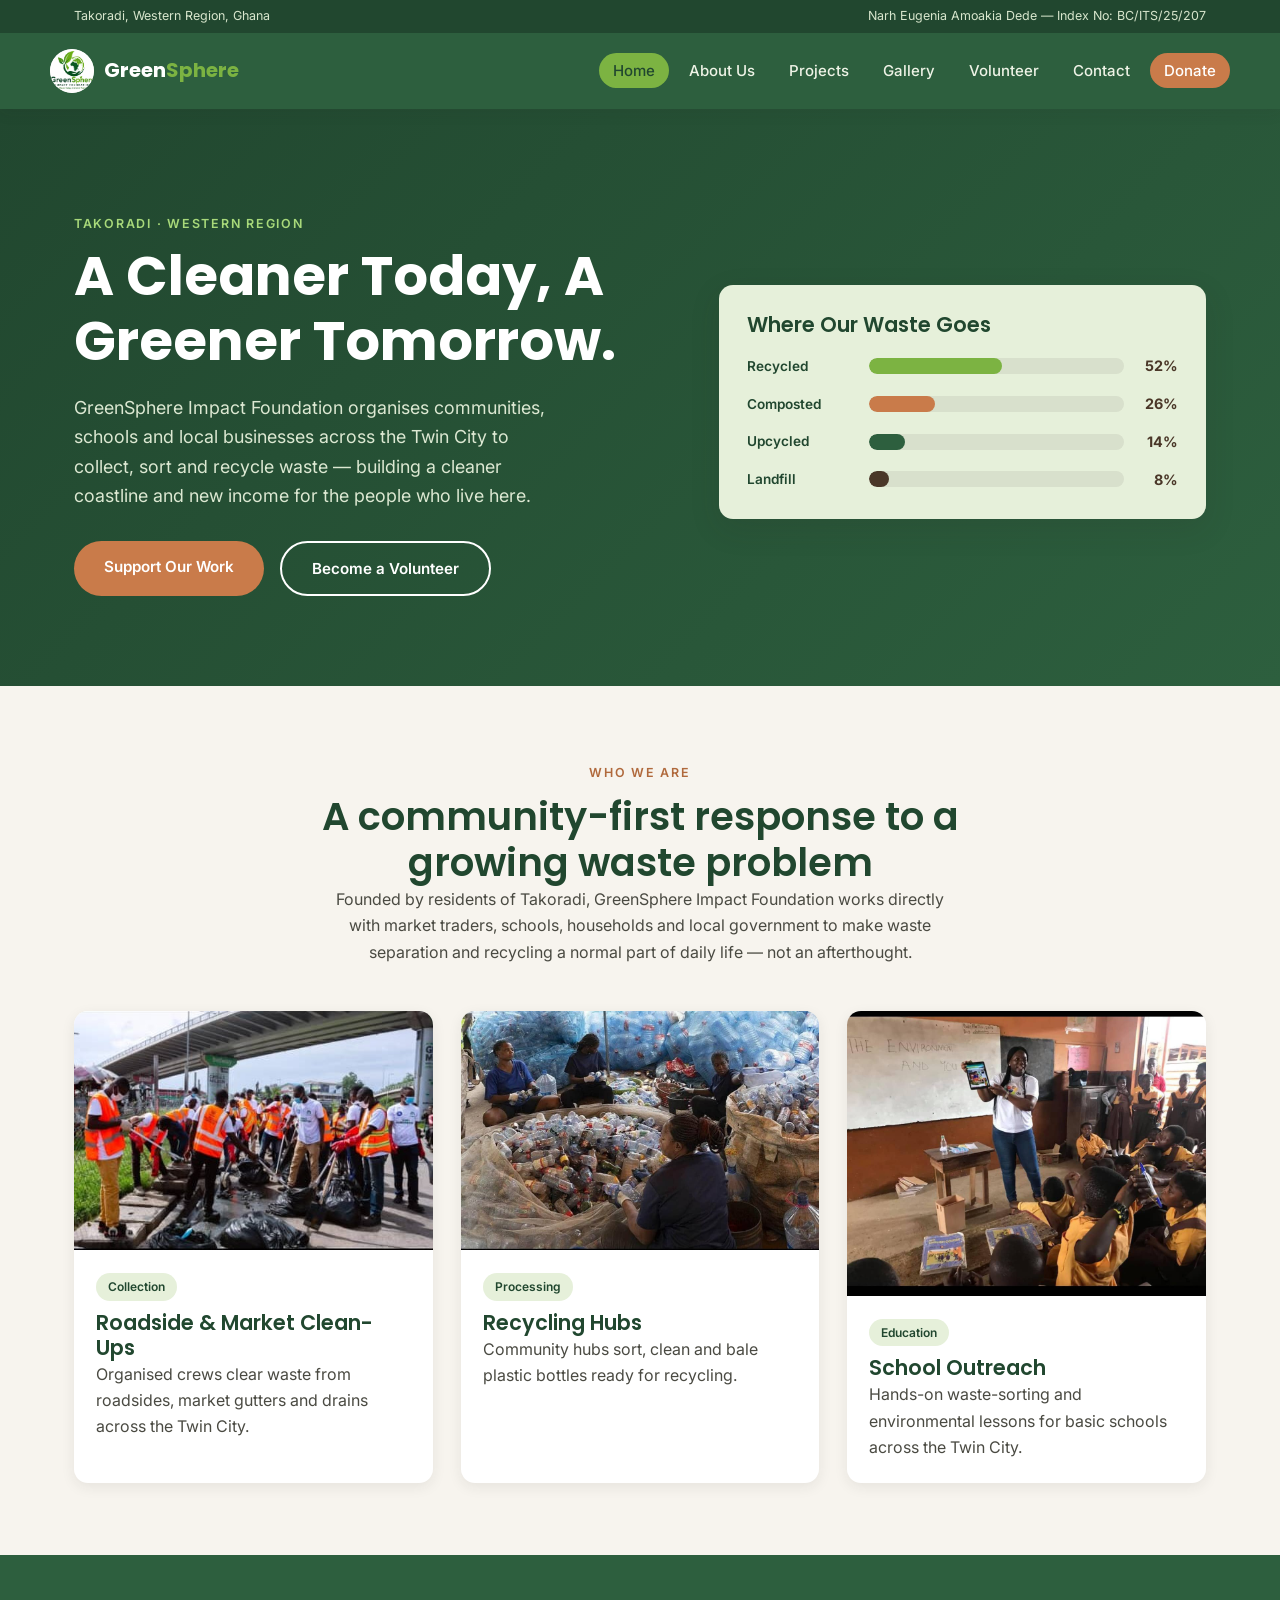
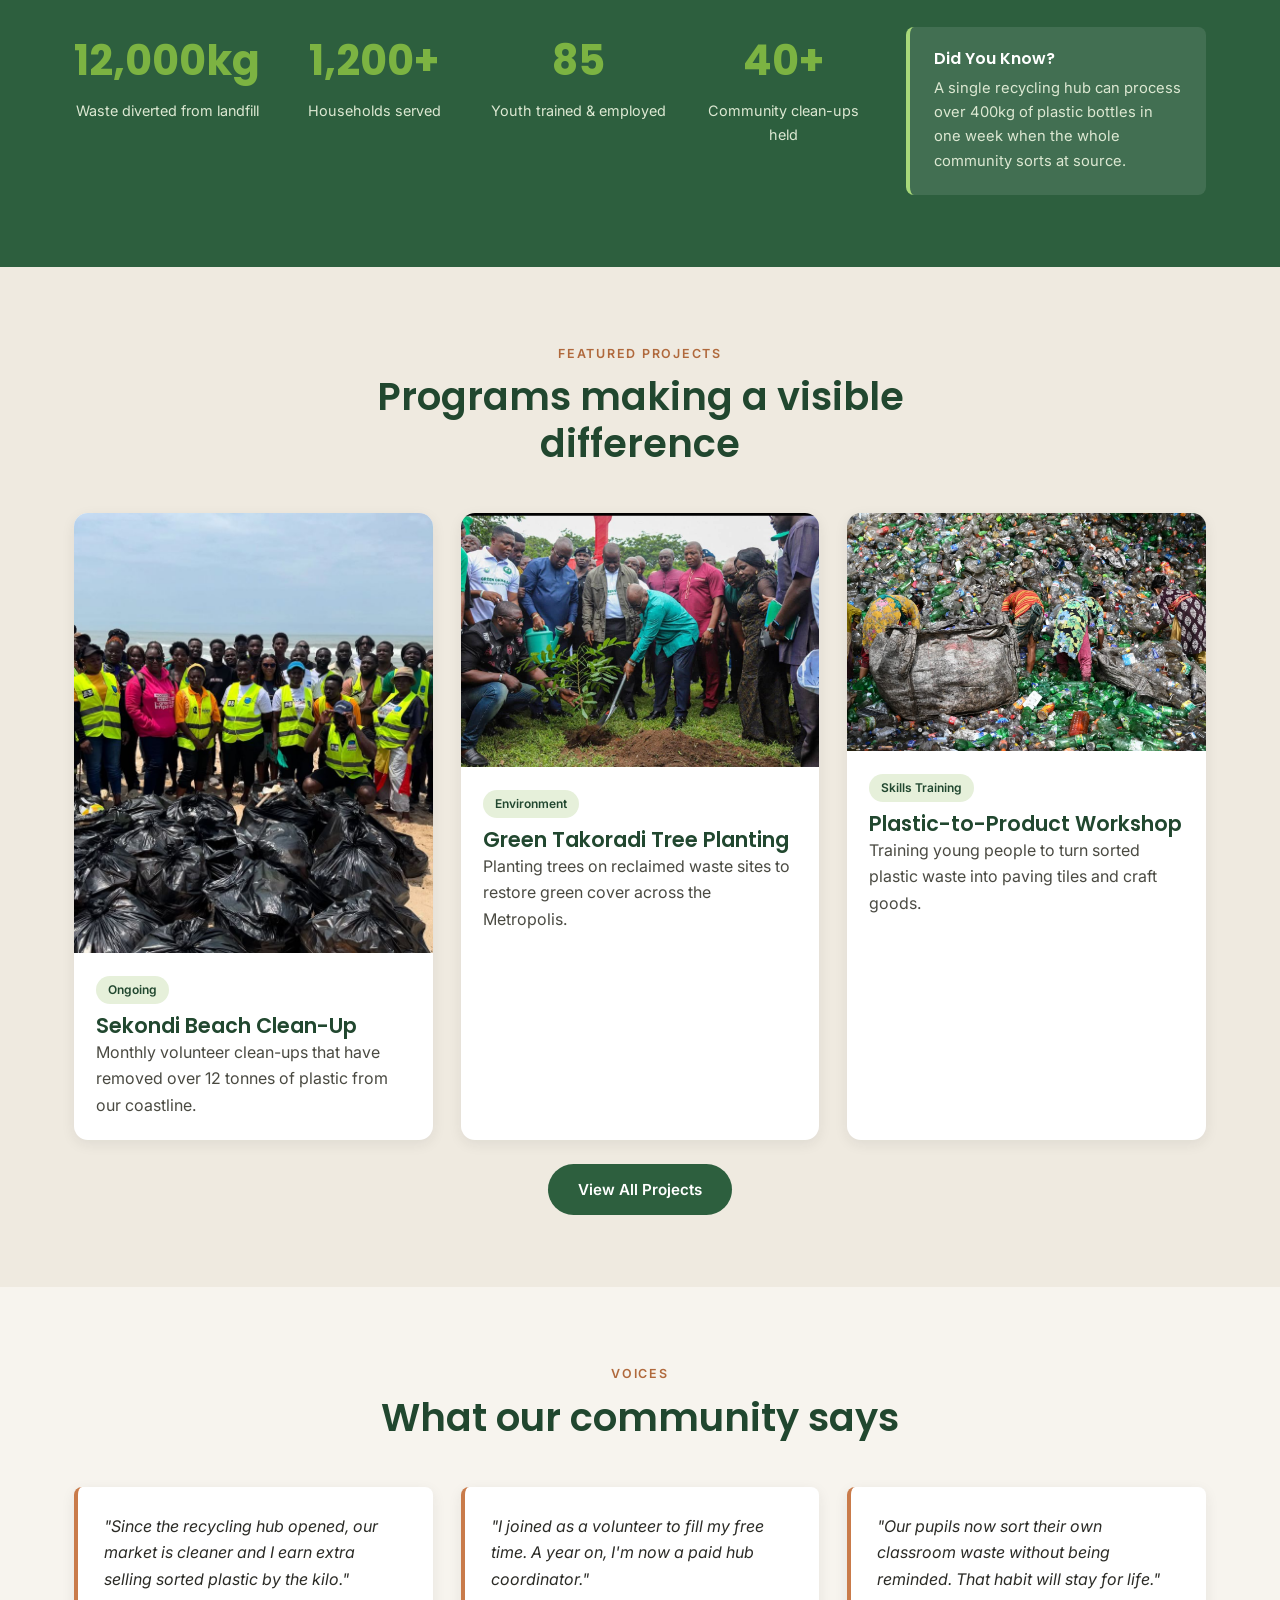
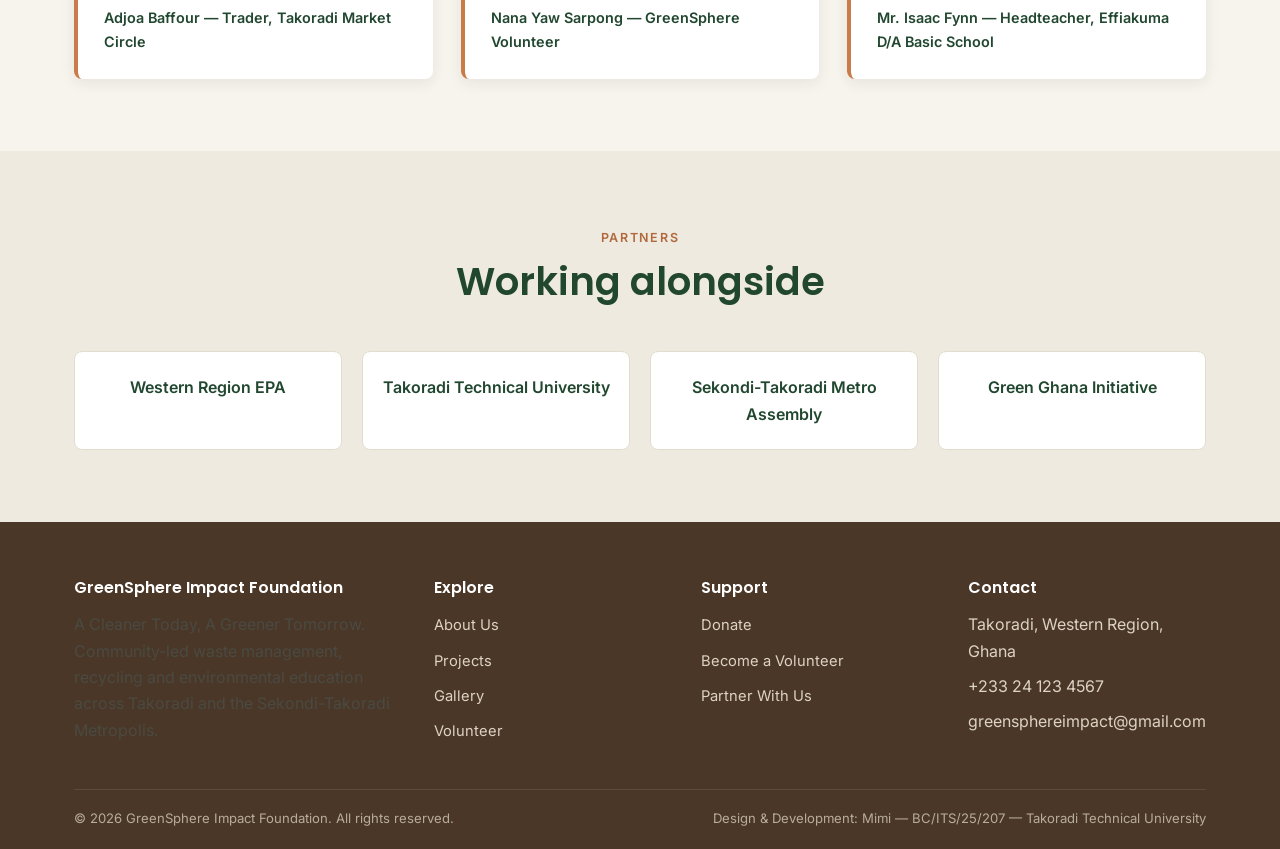
<file: index.html>
<!DOCTYPE html>
<html lang="en">
<head>
<meta charset="UTF-8">
<meta name="viewport" content="width=device-width, initial-scale=1.0">
<title>Home | GreenSphere Impact Foundation</title>
<meta name="description" content="GreenSphere Impact Foundation — A Cleaner Today, A Greener Tomorrow. Waste management and recycling NGO in Takoradi, Ghana.">
<link rel="preconnect" href="https://fonts.googleapis.com">
<link href="https://fonts.googleapis.com/css2?family=Poppins:wght@500;600;700&family=Inter:wght@400;500;600&display=swap" rel="stylesheet">
<link rel="stylesheet" href="styles.css">
</head>
<body>
<header class="site-header">
  <div class="top-strip">
    <div class="container">
      <span>Takoradi, Western Region, Ghana</span>
      <span>Narh Eugenia Amoakia Dede &mdash; Index No: BC/ITS/25/207</span>
    </div>
  </div>
  <nav class="navbar container">
    <a href="index.html" class="brand">
      <span class="brand-mark"><img src="logo.jpeg" alt="GreenSphere Impact Foundation logo"></span>
      <span class="brand-text">Green<span>Sphere</span></span>
    </a>
    <input type="checkbox" id="nav-toggle" class="nav-toggle">
    <label for="nav-toggle" class="hamburger-label" aria-label="Toggle navigation">
      <span></span><span></span><span></span>
    </label>
    <ul class="nav-links">
      <li><a href="index.html" class="active">Home</a></li>
<li><a href="about.html">About Us</a></li>
<li><a href="projects.html">Projects</a></li>
<li><a href="gallery.html">Gallery</a></li>
<li><a href="volunteer.html">Volunteer</a></li>
<li><a href="contact.html">Contact</a></li>
<li><a href="donate.html" class="cta">Donate</a></li>

    </ul>
  </nav>
</header>

<main>

<section class="hero">
  <div class="container hero-grid">
    <div>
      <span class="eyebrow" style="color:#a8d97a;">Takoradi &middot; Western Region</span>
      <h1 style="color:#fff;">A Cleaner Today, A Greener Tomorrow.</h1>
      <p class="lead">GreenSphere Impact Foundation organises communities, schools and local businesses across the Twin City to collect, sort and recycle waste &mdash; building a cleaner coastline and new income for the people who live here.</p>
      <div class="hero-actions">
        <a href="donate.html" class="btn btn-primary">Support Our Work</a>
        <a href="volunteer.html" class="btn btn-outline">Become a Volunteer</a>
      </div>
    </div>
    <div class="hero-visual">
      <h3 style="margin-bottom:16px;">Where Our Waste Goes</h3>
      <div class="waste-stream">
        <div class="stream-row"><span class="stream-label">Recycled</span><div class="stream-bar"><div class="stream-fill" style="width:52%;background:#7CB342;"></div></div><span class="stream-pct">52%</span></div>
        <div class="stream-row"><span class="stream-label">Composted</span><div class="stream-bar"><div class="stream-fill" style="width:26%;background:#C97B4A;"></div></div><span class="stream-pct">26%</span></div>
        <div class="stream-row"><span class="stream-label">Upcycled</span><div class="stream-bar"><div class="stream-fill" style="width:14%;background:#2D5F3E;"></div></div><span class="stream-pct">14%</span></div>
        <div class="stream-row"><span class="stream-label">Landfill</span><div class="stream-bar"><div class="stream-fill" style="width:8%;background:#4A3728;"></div></div><span class="stream-pct">8%</span></div>
      </div>
    </div>
  </div>
</section>

<section>
  <div class="container">
    <div class="section-head">
      <span class="eyebrow">Who We Are</span>
      <h2>A community-first response to a growing waste problem</h2>
      <p>Founded by residents of Takoradi, GreenSphere Impact Foundation works directly with market traders, schools, households and local government to make waste separation and recycling a normal part of daily life &mdash; not an afterthought.</p>
    </div>
    <div class="grid-3">
      <article class="card">
        <img src="volunteers.jpeg" alt="Volunteers on a roadside clean-up in reflective vests">
        <div class="card-body">
          <span class="tag">Collection</span>
          <h3>Roadside &amp; Market Clean-Ups</h3>
          <p>Organised crews clear waste from roadsides, market gutters and drains across the Twin City.</p>
        </div>
      </article>
      <article class="card">
        <img src="recycling.jpeg" alt="Workers sorting plastic bottles at a recycling point">
        <div class="card-body">
          <span class="tag">Processing</span>
          <h3>Recycling Hubs</h3>
          <p>Community hubs sort, clean and bale plastic bottles ready for recycling.</p>
        </div>
      </article>
      <article class="card">
        <img src="school-program.jpeg" alt="Facilitator teaching schoolchildren about the environment">
        <div class="card-body">
          <span class="tag">Education</span>
          <h3>School Outreach</h3>
          <p>Hands-on waste-sorting and environmental lessons for basic schools across the Twin City.</p>
        </div>
      </article>
    </div>
  </div>
</section>

<section class="section-forest">
  <div class="container sidebar-layout">
    <div class="stats-grid">
      <div><div class="stat-num">12,000kg</div><div class="stat-label">Waste diverted from landfill</div></div>
      <div><div class="stat-num">1,200+</div><div class="stat-label">Households served</div></div>
      <div><div class="stat-num">85</div><div class="stat-label">Youth trained &amp; employed</div></div>
      <div><div class="stat-num">40+</div><div class="stat-label">Community clean-ups held</div></div>
    </div>
    <aside class="callout" style="background:rgba(255,255,255,0.1);border-left-color:#a8d97a;">
      <h4 style="color:#fff;">Did You Know?</h4>
      <p style="color:#dce8d2;">A single recycling hub can process over 400kg of plastic bottles in one week when the whole community sorts at source.</p>
    </aside>
  </div>
</section>

<section class="section-alt">
  <div class="container">
    <div class="section-head">
      <span class="eyebrow">Featured Projects</span>
      <h2>Programs making a visible difference</h2>
    </div>
    <div class="grid-3">
      <article class="card">
        <img src="sekondi-beachcleanup.jpeg" alt="Volunteers at a beach clean-up in Sekondi">
        <div class="card-body">
          <span class="tag">Ongoing</span>
          <h3>Sekondi Beach Clean-Up</h3>
          <p>Monthly volunteer clean-ups that have removed over 12 tonnes of plastic from our coastline.</p>
        </div>
      </article>
      <article class="card">
        <img src="tree-planting.jpeg" alt="Community tree planting event">
        <div class="card-body">
          <span class="tag">Environment</span>
          <h3>Green Takoradi Tree Planting</h3>
          <p>Planting trees on reclaimed waste sites to restore green cover across the Metropolis.</p>
        </div>
      </article>
      <article class="card">
        <img src="recycling1.jpeg" alt="Volunteers sorting a large pile of plastic bottles">
        <div class="card-body">
          <span class="tag">Skills Training</span>
          <h3>Plastic-to-Product Workshop</h3>
          <p>Training young people to turn sorted plastic waste into paving tiles and craft goods.</p>
        </div>
      </article>
    </div>
    <p class="text-center mt-24"><a href="projects.html" class="btn btn-green">View All Projects</a></p>
  </div>
</section>

<section>
  <div class="container">
    <div class="section-head">
      <span class="eyebrow">Voices</span>
      <h2>What our community says</h2>
    </div>
    <div class="grid-3">
      <div class="testimonial">
        <p class="quote">"Since the recycling hub opened, our market is cleaner and I earn extra selling sorted plastic by the kilo."</p>
        <p class="who">Adjoa Baffour &mdash; Trader, Takoradi Market Circle</p>
      </div>
      <div class="testimonial">
        <p class="quote">"I joined as a volunteer to fill my free time. A year on, I'm now a paid hub coordinator."</p>
        <p class="who">Nana Yaw Sarpong &mdash; GreenSphere Volunteer</p>
      </div>
      <div class="testimonial">
        <p class="quote">"Our pupils now sort their own classroom waste without being reminded. That habit will stay for life."</p>
        <p class="who">Mr. Isaac Fynn &mdash; Headteacher, Effiakuma D/A Basic School</p>
      </div>
    </div>
  </div>
</section>

<section class="section-alt">
  <div class="container">
    <div class="section-head">
      <span class="eyebrow">Partners</span>
      <h2>Working alongside</h2>
    </div>
    <div class="partners-row">
      <div class="partner-chip">Western Region EPA</div>
      <div class="partner-chip">Takoradi Technical University</div>
      <div class="partner-chip">Sekondi-Takoradi Metro Assembly</div>
      <div class="partner-chip">Green Ghana Initiative</div>
    </div>
  </div>
</section>

</main>

<footer class="site-footer">
  <div class="container">
    <div class="footer-grid">
      <div>
        <h4>GreenSphere Impact Foundation</h4>
        <p>A Cleaner Today, A Greener Tomorrow. Community-led waste management, recycling and environmental education across Takoradi and the Sekondi-Takoradi Metropolis.</p>
      </div>
      <div>
        <h4>Explore</h4>
        <ul>
          <li><a href="about.html">About Us</a></li>
          <li><a href="projects.html">Projects</a></li>
          <li><a href="gallery.html">Gallery</a></li>
          <li><a href="volunteer.html">Volunteer</a></li>
        </ul>
      </div>
      <div>
        <h4>Support</h4>
        <ul>
          <li><a href="donate.html">Donate</a></li>
          <li><a href="volunteer.html">Become a Volunteer</a></li>
          <li><a href="contact.html">Partner With Us</a></li>
        </ul>
      </div>
      <div>
        <h4>Contact</h4>
        <ul>
          <li>Takoradi, Western Region, Ghana</li>
          <li>+233 24 123 4567</li>
          <li>greensphereimpact@gmail.com</li>
        </ul>
      </div>
    </div>
    <div class="footer-bottom">
      <span>&copy; 2026 GreenSphere Impact Foundation. All rights reserved.</span>
      <span>Design &amp; Development: Mimi &mdash; BC/ITS/25/207 &mdash; Takoradi Technical University</span>
    </div>
  </div>
</footer>
</body>
</html>
</file>
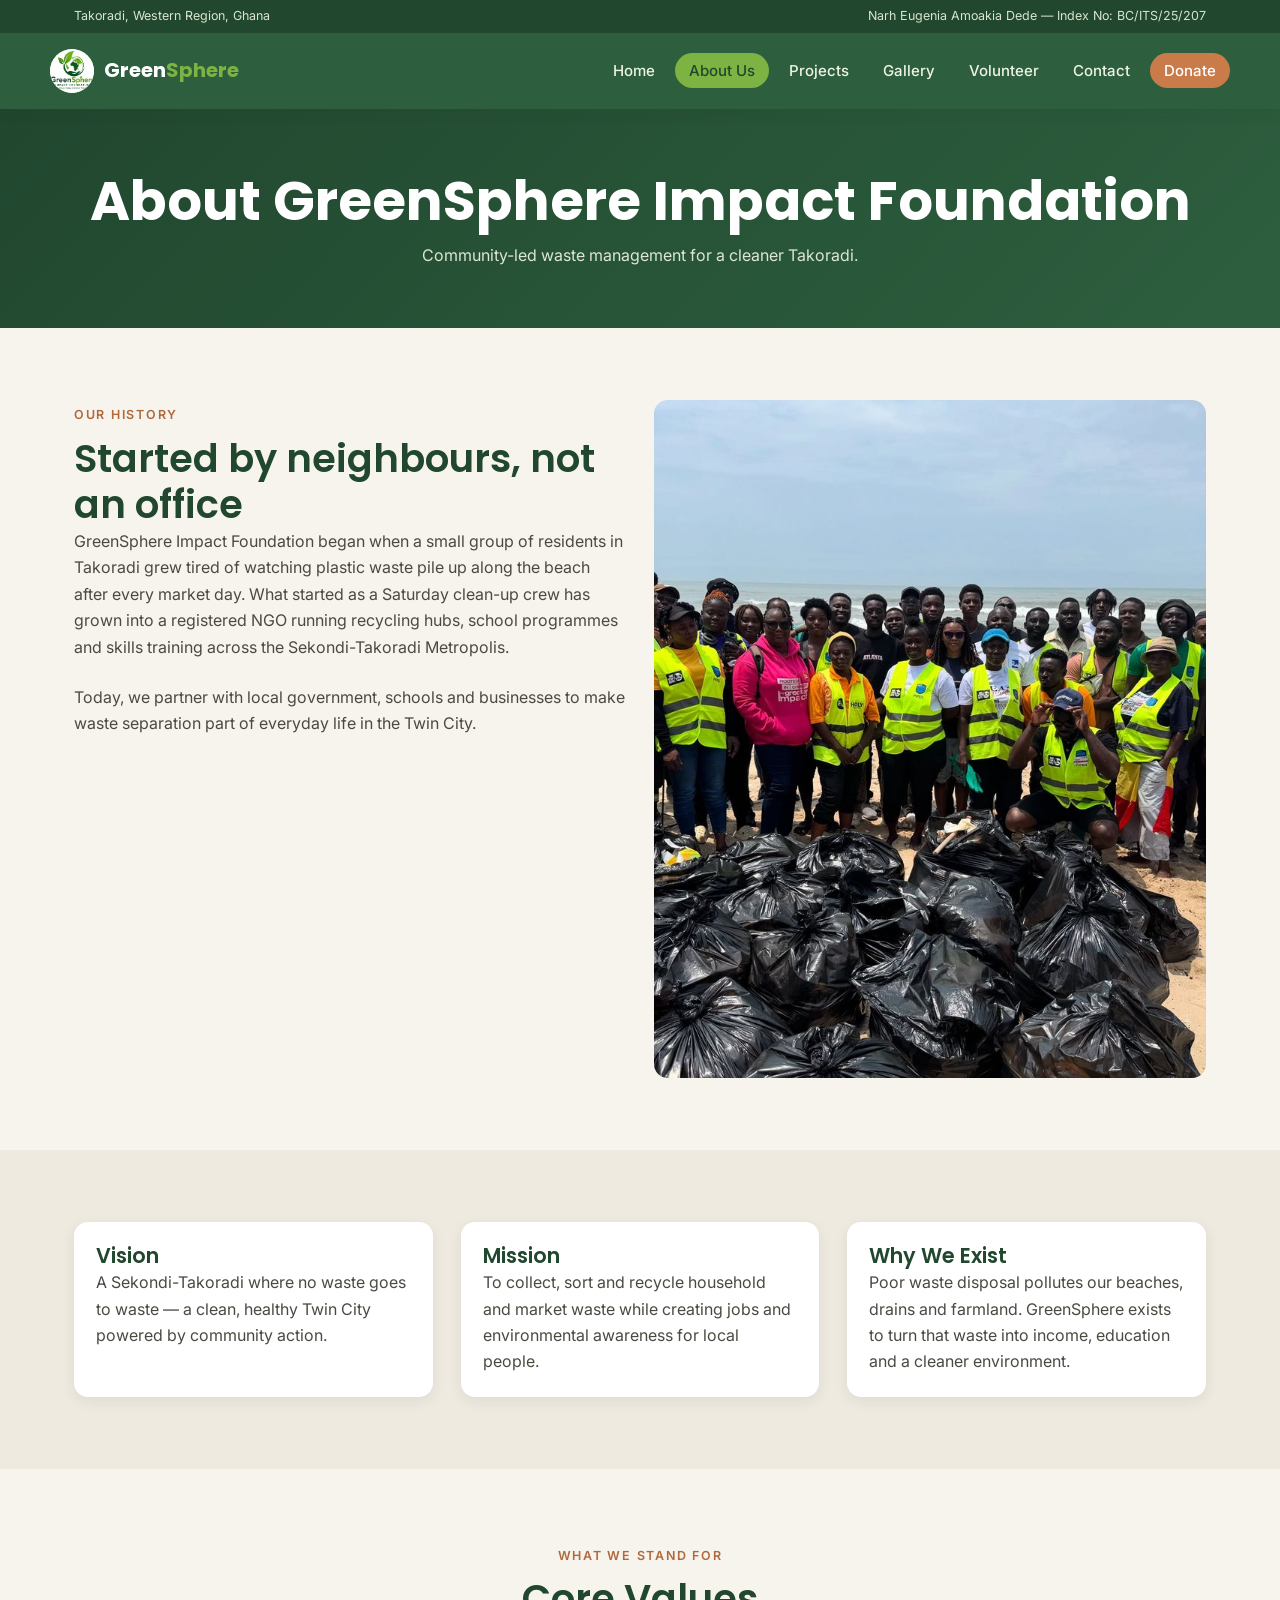
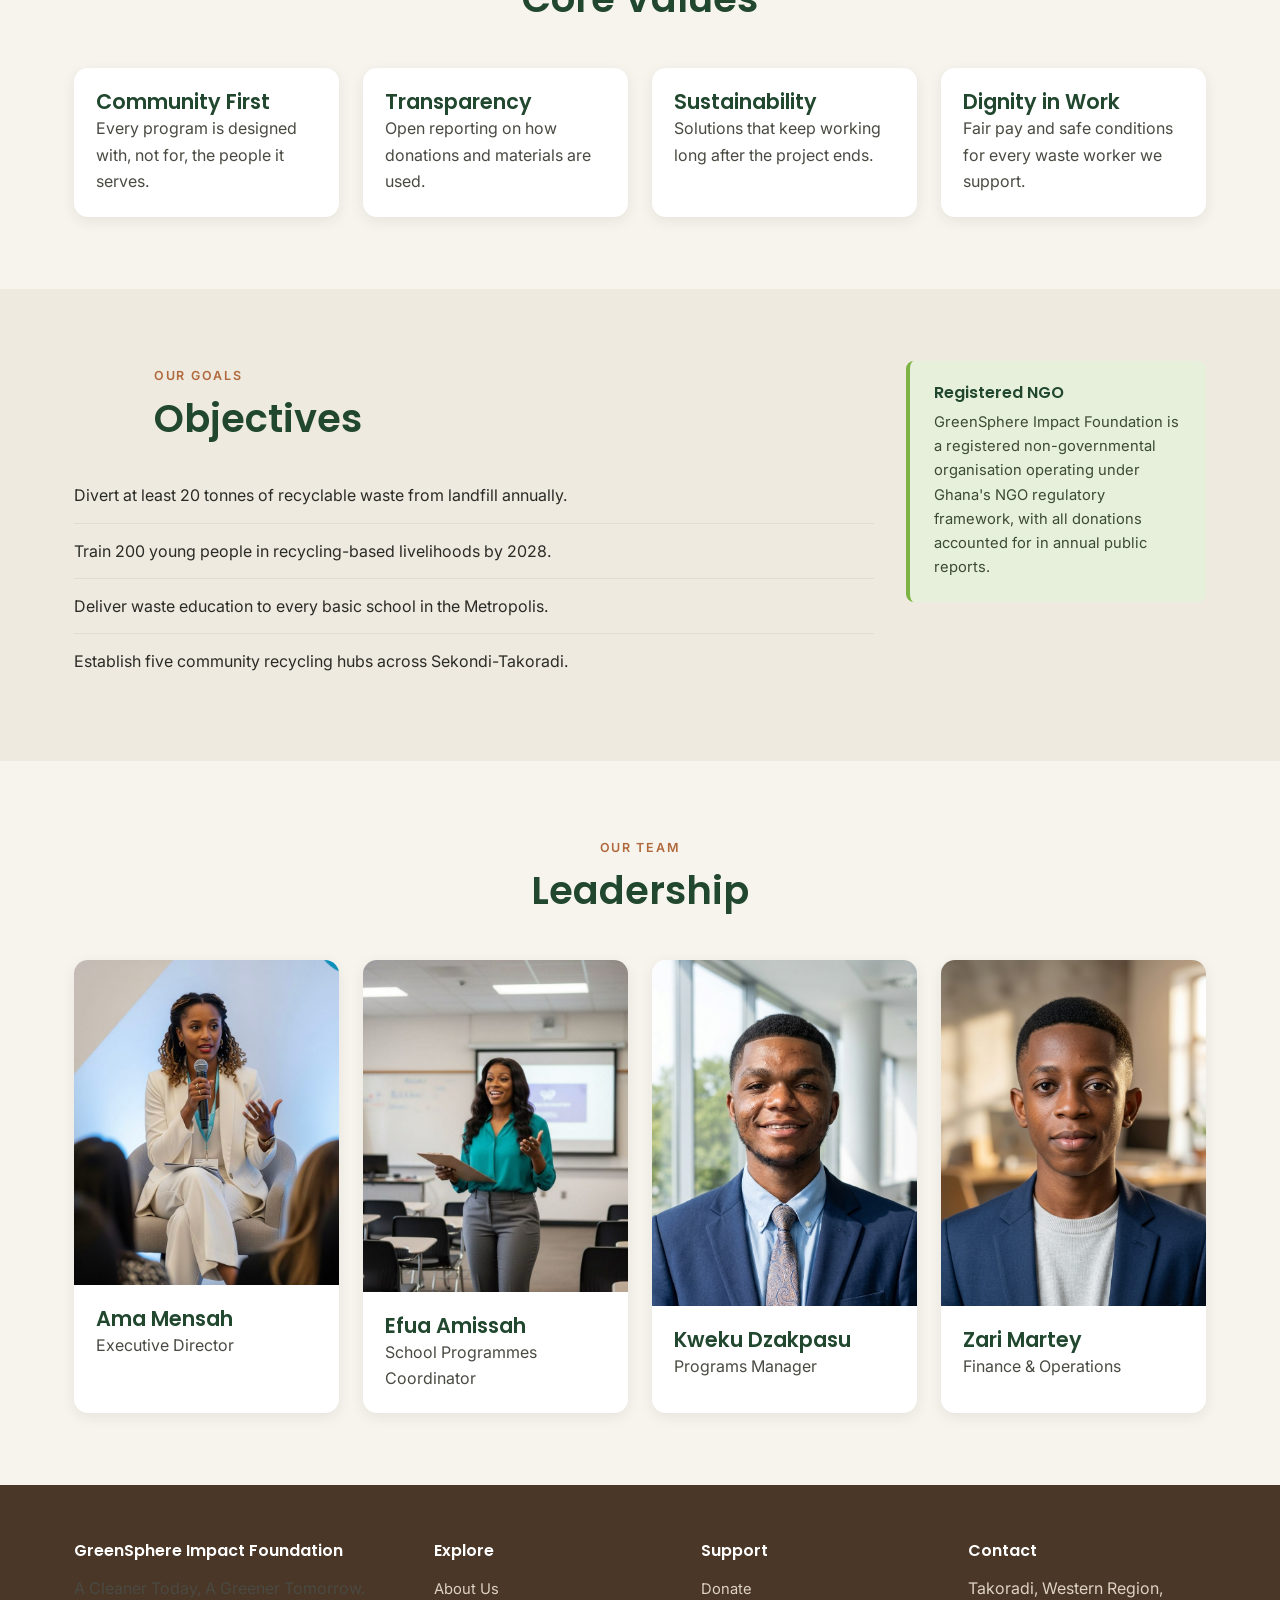
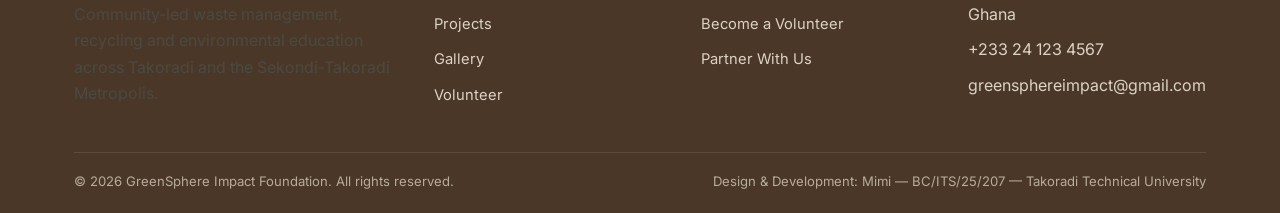
<file: about.html>
<!DOCTYPE html>
<html lang="en">
<head>
<meta charset="UTF-8">
<meta name="viewport" content="width=device-width, initial-scale=1.0">
<title>About Us | GreenSphere Impact Foundation</title>
<meta name="description" content="Learn about GreenSphere Impact Foundation's history, mission and leadership team.">
<link rel="preconnect" href="https://fonts.googleapis.com">
<link href="https://fonts.googleapis.com/css2?family=Poppins:wght@500;600;700&family=Inter:wght@400;500;600&display=swap" rel="stylesheet">
<link rel="stylesheet" href="styles.css">
</head>
<body>
<header class="site-header">
  <div class="top-strip">
    <div class="container">
      <span>Takoradi, Western Region, Ghana</span>
      <span>Narh Eugenia Amoakia Dede &mdash; Index No: BC/ITS/25/207</span>
    </div>
  </div>
  <nav class="navbar container">
    <a href="index.html" class="brand">
      <span class="brand-mark"><img src="logo.jpeg" alt="GreenSphere Impact Foundation logo"></span>
      <span class="brand-text">Green<span>Sphere</span></span>
    </a>
    <input type="checkbox" id="nav-toggle" class="nav-toggle">
    <label for="nav-toggle" class="hamburger-label" aria-label="Toggle navigation">
      <span></span><span></span><span></span>
    </label>
    <ul class="nav-links">
      <li><a href="index.html">Home</a></li>
<li><a href="about.html" class="active">About Us</a></li>
<li><a href="projects.html">Projects</a></li>
<li><a href="gallery.html">Gallery</a></li>
<li><a href="volunteer.html">Volunteer</a></li>

<li><a href="contact.html">Contact</a></li>
<li><a href="donate.html" class="cta">Donate</a></li>

    </ul>
  </nav>
</header>

<main>

<section class="page-banner">
  <div class="container">
    <h1>About GreenSphere Impact Foundation</h1>
    <p>Community-led waste management for a cleaner Takoradi.</p>
  </div>
</section>

<section>
  <div class="container grid-2">
    <div>
      <span class="eyebrow">Our History</span>
      <h2>Started by neighbours, not an office</h2>
      <p>GreenSphere Impact Foundation began when a small group of residents in Takoradi grew tired of watching plastic waste pile up along the beach after every market day. What started as a Saturday clean-up crew has grown into a registered NGO running recycling hubs, school programmes and skills training across the Sekondi-Takoradi Metropolis.</p>
      <p class="mt-24">Today, we partner with local government, schools and businesses to make waste separation part of everyday life in the Twin City.</p>
    </div>
    <img src="environmentvolunteers.jpeg" alt="GreenSphere volunteers at a beach clean-up">
  </div>
</section>

<section class="section-alt">
  <div class="container">
    <div class="grid-3">
      <div class="card"><div class="card-body">
        <h3>Vision</h3>
        <p>A Sekondi-Takoradi where no waste goes to waste &mdash; a clean, healthy Twin City powered by community action.</p>
      </div></div>
      <div class="card"><div class="card-body">
        <h3>Mission</h3>
        <p>To collect, sort and recycle household and market waste while creating jobs and environmental awareness for local people.</p>
      </div></div>
      <div class="card"><div class="card-body">
        <h3>Why We Exist</h3>
        <p>Poor waste disposal pollutes our beaches, drains and farmland. GreenSphere exists to turn that waste into income, education and a cleaner environment.</p>
      </div></div>
    </div>
  </div>
</section>

<section>
  <div class="container">
    <div class="section-head">
      <span class="eyebrow">What We Stand For</span>
      <h2>Core Values</h2>
    </div>
    <div class="grid-4">
      <div class="card"><div class="card-body"><h3>Community First</h3><p>Every program is designed with, not for, the people it serves.</p></div></div>
      <div class="card"><div class="card-body"><h3>Transparency</h3><p>Open reporting on how donations and materials are used.</p></div></div>
      <div class="card"><div class="card-body"><h3>Sustainability</h3><p>Solutions that keep working long after the project ends.</p></div></div>
      <div class="card"><div class="card-body"><h3>Dignity in Work</h3><p>Fair pay and safe conditions for every waste worker we support.</p></div></div>
    </div>
  </div>
</section>

<section class="section-alt">
  <div class="container sidebar-layout">
    <div>
      <div class="section-head" style="text-align:left;margin-bottom:26px;">
        <span class="eyebrow">Our Goals</span>
        <h2>Objectives</h2>
      </div>
      <ul>
        <li style="padding:14px 0;border-bottom:1px solid #e3ddcf;">Divert at least 20 tonnes of recyclable waste from landfill annually.</li>
        <li style="padding:14px 0;border-bottom:1px solid #e3ddcf;">Train 200 young people in recycling-based livelihoods by 2028.</li>
        <li style="padding:14px 0;border-bottom:1px solid #e3ddcf;">Deliver waste education to every basic school in the Metropolis.</li>
        <li style="padding:14px 0;">Establish five community recycling hubs across Sekondi-Takoradi.</li>
      </ul>
    </div>
    <aside class="callout">
      <h4>Registered NGO</h4>
      <p>GreenSphere Impact Foundation is a registered non-governmental organisation operating under Ghana's NGO regulatory framework, with all donations accounted for in annual public reports.</p>
    </aside>
  </div>
</section>

<section>
  <div class="container">
    <div class="section-head">
      <span class="eyebrow">Our Team</span>
      <h2>Leadership</h2>
    </div>
    <div class="grid-4">
      <div class="card"><img src="communityleader.jpeg" alt="Ama Mensah, Executive Director"><div class="card-body"><h3>Ama Mensah</h3><p>Executive Director</p></div></div>
      <div class="card"><img src="schooladministrator.jpeg" alt="Efua Amissah, School Programmes Coordinator"><div class="card-body"><h3>Efua Amissah</h3><p>School Programmes Coordinator</p></div></div>
      <div class="card"><img src="leader-kwesi.PNG" alt="Kwaku Dzakpasu, Programs Manager"><div class="card-body"><h3>Kweku Dzakpasu</h3><p>Programs Manager</p></div></div>
      <div class="card"><img src="leader-abena.PNG" alt="Zari Martey , Finance and Operations"><div class="card-body"><h3>Zari Martey  </h3><p>Finance &amp; Operations</p></div></div>
    </div>
  </div>
</section>

</main>

<footer class="site-footer">
  <div class="container">
    <div class="footer-grid">
      <div>
        <h4>GreenSphere Impact Foundation</h4>
        <p>A Cleaner Today, A Greener Tomorrow. Community-led waste management, recycling and environmental education across Takoradi and the Sekondi-Takoradi Metropolis.</p>
      </div>
      <div>
        <h4>Explore</h4>
        <ul>
          <li><a href="about.html">About Us</a></li>
          <li><a href="projects.html">Projects</a></li>
          <li><a href="gallery.html">Gallery</a></li>
          <li><a href="volunteer.html">Volunteer</a></li>
        </ul>
      </div>
      <div>
        <h4>Support</h4>
        <ul>
          <li><a href="donate.html">Donate</a></li>
          <li><a href="volunteer.html">Become a Volunteer</a></li>
          <li><a href="contact.html">Partner With Us</a></li>
        </ul>
      </div>
      <div>
        <h4>Contact</h4>
        <ul>
          <li>Takoradi, Western Region, Ghana</li>
          <li>+233 24 123 4567</li>
          <li>greensphereimpact@gmail.com</li>
        </ul>
      </div>
    </div>
    <div class="footer-bottom">
      <span>&copy; 2026 GreenSphere Impact Foundation. All rights reserved.</span>
      <span>Design &amp; Development: Mimi &mdash; BC/ITS/25/207 &mdash; Takoradi Technical University</span>
    </div>
  </div>
</footer>
</body>
</html>
</file>
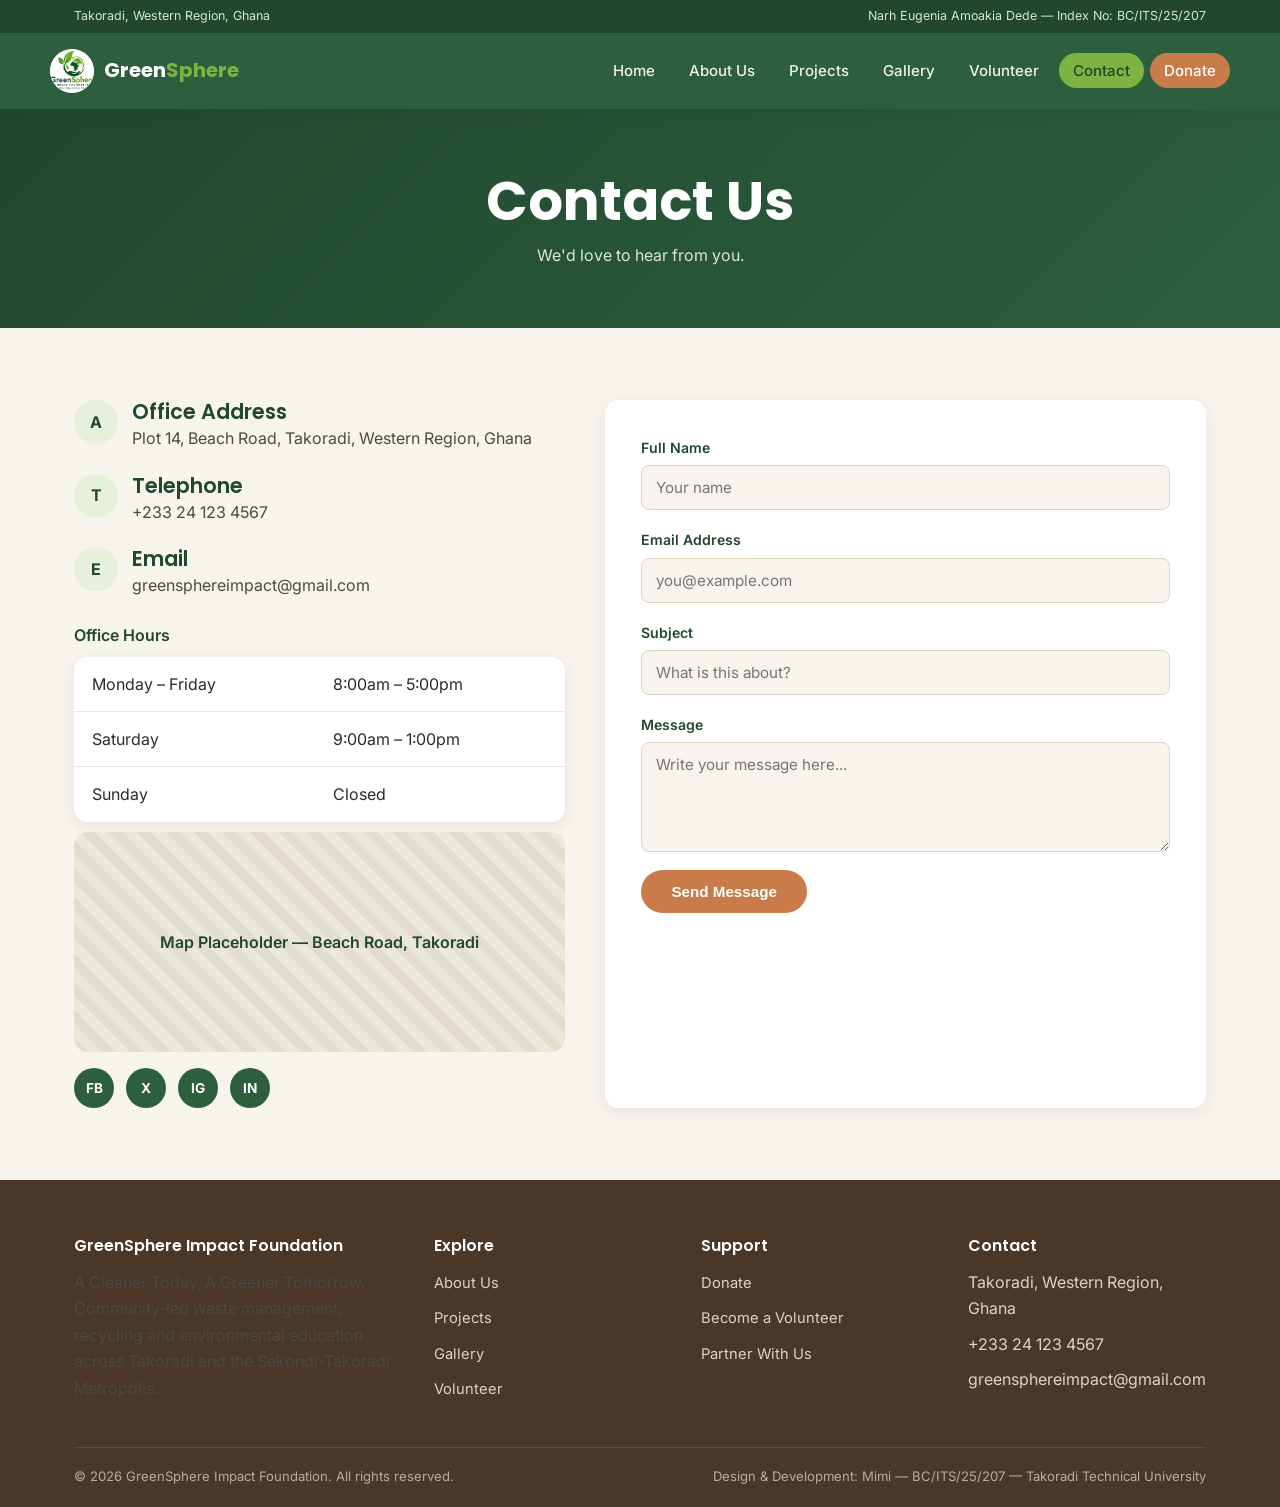
<file: contact.html>
<!DOCTYPE html>
<html lang="en">
<head>
<meta charset="UTF-8">
<meta name="viewport" content="width=device-width, initial-scale=1.0">
<title>Contact Us | GreenSphere Impact Foundation</title>
<meta name="description" content="Get in touch with GreenSphere Impact Foundation.">
<link rel="preconnect" href="https://fonts.googleapis.com">
<link href="https://fonts.googleapis.com/css2?family=Poppins:wght@500;600;700&family=Inter:wght@400;500;600&display=swap" rel="stylesheet">
<link rel="stylesheet" href="styles.css">
</head>
<body>
<header class="site-header">
  <div class="top-strip">
    <div class="container">
      <span>Takoradi, Western Region, Ghana</span>
      <span>Narh Eugenia Amoakia Dede &mdash; Index No: BC/ITS/25/207</span>
    </div>
  </div>
  <nav class="navbar container">
    <a href="index.html" class="brand">
      <span class="brand-mark"><img src="logo.jpeg" alt="GreenSphere Impact Foundation logo"></span>
      <span class="brand-text">Green<span>Sphere</span></span>
    </a>
    <input type="checkbox" id="nav-toggle" class="nav-toggle">
    <label for="nav-toggle" class="hamburger-label" aria-label="Toggle navigation">
      <span></span><span></span><span></span>
    </label>
    <ul class="nav-links">
      <li><a href="index.html">Home</a></li>
<li><a href="about.html">About Us</a></li>
<li><a href="projects.html">Projects</a></li>
<li><a href="gallery.html">Gallery</a></li>
<li><a href="volunteer.html">Volunteer</a></li>
<li><a href="contact.html" class="active">Contact</a></li>
<li><a href="donate.html" class="cta">Donate</a></li>

    </ul>
  </nav>
</header>

<main>

<section class="page-banner">
  <div class="container">
    <h1>Contact Us</h1>
    <p>We'd love to hear from you.</p>
  </div>
</section>

<section>
  <div class="container contact-grid">
    <div>
      <div class="contact-info-item">
        <div class="contact-icon">A</div>
        <div><h3>Office Address</h3><p>Plot 14, Beach Road, Takoradi, Western Region, Ghana</p></div>
      </div>
      <div class="contact-info-item">
        <div class="contact-icon">T</div>
        <div><h3>Telephone</h3><p>+233 24 123 4567</p></div>
      </div>
      <div class="contact-info-item">
        <div class="contact-icon">E</div>
        <div><h3>Email</h3><p>greensphereimpact@gmail.com</p></div>
      </div>
      <table class="mt-24">
        <caption style="text-align:left;font-weight:600;color:var(--forest-dark);padding-bottom:8px;">Office Hours</caption>
        <tbody>
          <tr><td>Monday &ndash; Friday</td><td>8:00am &ndash; 5:00pm</td></tr>
          <tr><td>Saturday</td><td>9:00am &ndash; 1:00pm</td></tr>
          <tr><td>Sunday</td><td>Closed</td></tr>
        </tbody>
      </table>
      <div class="map-placeholder">Map Placeholder &mdash; Beach Road, Takoradi</div>
      <div class="social-row">
        <a href="#" aria-label="Facebook">FB</a>
        <a href="#" aria-label="Twitter/X">X</a>
        <a href="#" aria-label="Instagram">IG</a>
        <a href="#" aria-label="LinkedIn">IN</a>
      </div>
    </div>
    <form class="form-card" action="#" method="post">
      <div class="form-group">
        <label for="c-name">Full Name</label>
        <input type="text" id="c-name" name="name" placeholder="Your name" required>
      </div>
      <div class="form-group">
        <label for="c-email">Email Address</label>
        <input type="email" id="c-email" name="email" placeholder="you@example.com" required>
      </div>
      <div class="form-group">
        <label for="c-subject">Subject</label>
        <input type="text" id="c-subject" name="subject" placeholder="What is this about?">
      </div>
      <div class="form-group">
        <label for="c-message">Message</label>
        <textarea id="c-message" name="message" placeholder="Write your message here..." required></textarea>
      </div>
      <button type="submit" class="btn btn-primary">Send Message</button>
    </form>
  </div>
</section>

</main>

<footer class="site-footer">
  <div class="container">
    <div class="footer-grid">
      <div>
        <h4>GreenSphere Impact Foundation</h4>
        <p>A Cleaner Today, A Greener Tomorrow. Community-led waste management, recycling and environmental education across Takoradi and the Sekondi-Takoradi Metropolis.</p>
      </div>
      <div>
        <h4>Explore</h4>
        <ul>
          <li><a href="about.html">About Us</a></li>
          <li><a href="projects.html">Projects</a></li>
          <li><a href="gallery.html">Gallery</a></li>
          <li><a href="volunteer.html">Volunteer</a></li>
        </ul>
      </div>
      <div>
        <h4>Support</h4>
        <ul>
          <li><a href="donate.html">Donate</a></li>
          <li><a href="volunteer.html">Become a Volunteer</a></li>
          <li><a href="contact.html">Partner With Us</a></li>
        </ul>
      </div>
      <div>
        <h4>Contact</h4>
        <ul>
          <li>Takoradi, Western Region, Ghana</li>
          <li>+233 24 123 4567</li>
          <li>greensphereimpact@gmail.com</li>
        </ul>
      </div>
    </div>
    <div class="footer-bottom">
      <span>&copy; 2026 GreenSphere Impact Foundation. All rights reserved.</span>
      <span>Design &amp; Development: Mimi &mdash; BC/ITS/25/207 &mdash; Takoradi Technical University</span>
    </div>
  </div>
</footer>
</body>
</html>
</file>
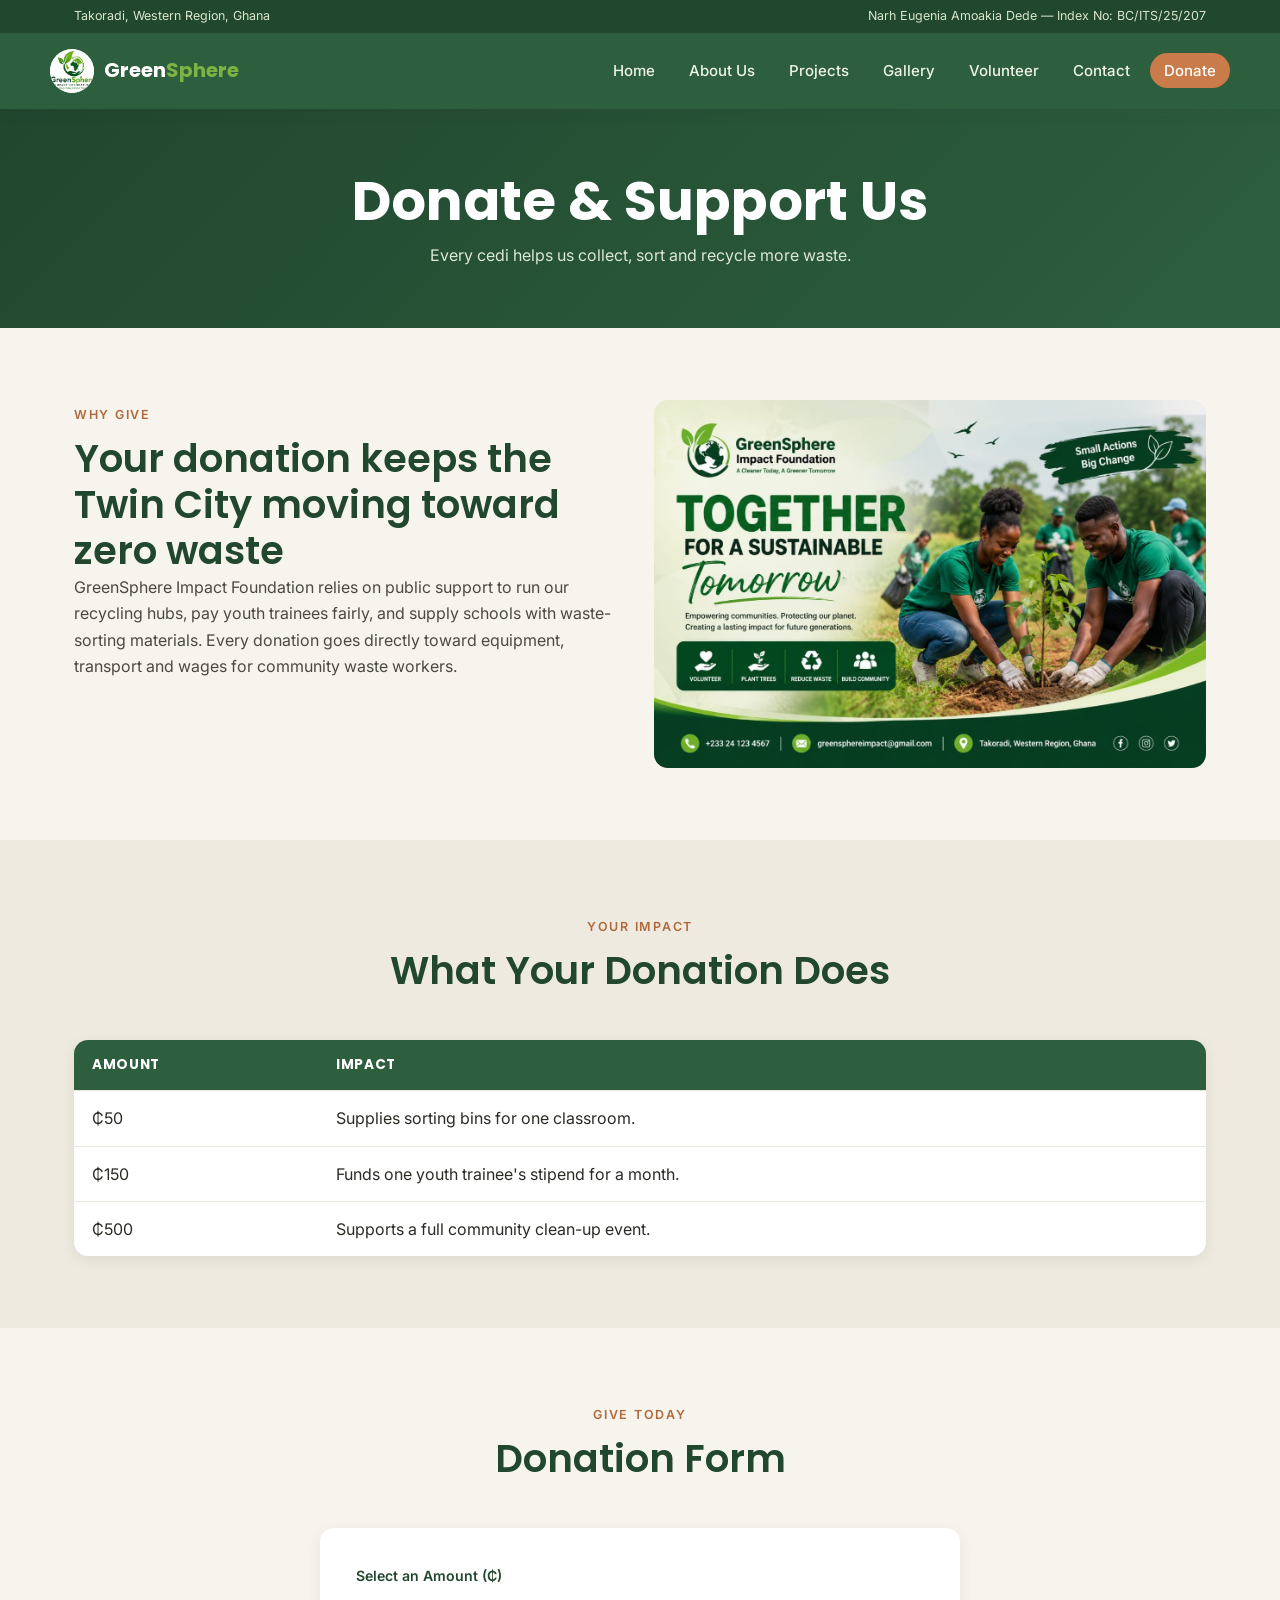
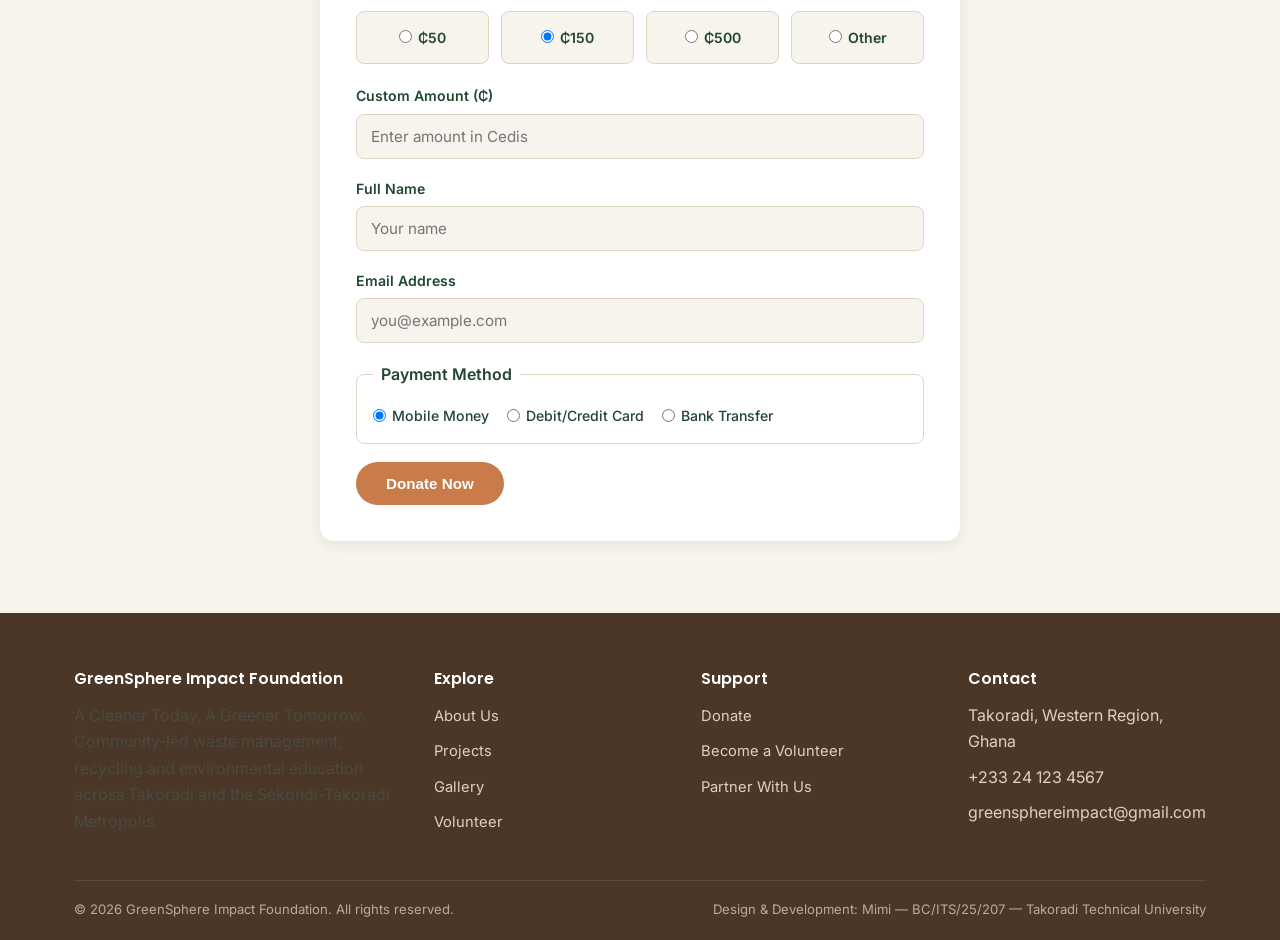
<file: donate.html>
<!DOCTYPE html>
<html lang="en">
<head>
<meta charset="UTF-8">
<meta name="viewport" content="width=device-width, initial-scale=1.0">
<title>Donate | GreenSphere Impact Foundation</title>
<meta name="description" content="Support GreenSphere Impact Foundation's waste management work with a donation.">
<link rel="preconnect" href="https://fonts.googleapis.com">
<link href="https://fonts.googleapis.com/css2?family=Poppins:wght@500;600;700&family=Inter:wght@400;500;600&display=swap" rel="stylesheet">
<link rel="stylesheet" href="styles.css">
</head>
<body>
<header class="site-header">
  <div class="top-strip">
    <div class="container">
      <span>Takoradi, Western Region, Ghana</span>
      <span>Narh Eugenia Amoakia Dede &mdash; Index No: BC/ITS/25/207</span>
    </div>
  </div>
  <nav class="navbar container">
    <a href="index.html" class="brand">
      <span class="brand-mark"><img src="logo.jpeg" alt="GreenSphere Impact Foundation logo"></span>
      <span class="brand-text">Green<span>Sphere</span></span>
    </a>
    <input type="checkbox" id="nav-toggle" class="nav-toggle">
    <label for="nav-toggle" class="hamburger-label" aria-label="Toggle navigation">
      <span></span><span></span><span></span>
    </label>
    <ul class="nav-links">
      <li><a href="index.html">Home</a></li>
<li><a href="about.html">About Us</a></li>
<li><a href="projects.html">Projects</a></li>
<li><a href="gallery.html">Gallery</a></li>
<li><a href="volunteer.html">Volunteer</a></li>
<li><a href="contact.html">Contact</a></li>
<li><a href="donate.html" class="cta">Donate</a></li>

    </ul>
  </nav>
</header>

<main>

<section class="page-banner">
  <div class="container">
    <h1>Donate &amp; Support Us</h1>
    <p>Every cedi helps us collect, sort and recycle more waste.</p>
  </div>
</section>

<section>
  <div class="container grid-2">
    <div>
      <span class="eyebrow">Why Give</span>
      <h2>Your donation keeps the Twin City moving toward zero waste</h2>
      <p>GreenSphere Impact Foundation relies on public support to run our recycling hubs, pay youth trainees fairly, and supply schools with waste-sorting materials. Every donation goes directly toward equipment, transport and wages for community waste workers.</p>
    </div>
    <img src="donate.jpeg" alt="GreenSphere Impact Foundation — Together for a Sustainable Tomorrow campaign banner">
  </div>
</section>

<section class="section-alt">
  <div class="container">
    <div class="section-head">
      <span class="eyebrow">Your Impact</span>
      <h2>What Your Donation Does</h2>
    </div>
    <table>
      <thead>
        <tr><th>Amount</th><th>Impact</th></tr>
      </thead>
      <tbody>
        <tr><td>₵50</td><td>Supplies sorting bins for one classroom.</td></tr>
        <tr><td>₵150</td><td>Funds one youth trainee's stipend for a month.</td></tr>
        <tr><td>₵500</td><td>Supports a full community clean-up event.</td></tr>
      </tbody>
    </table>
  </div>
</section>

<section>
  <div class="container">
    <div class="section-head">
      <span class="eyebrow">Give Today</span>
      <h2>Donation Form</h2>
    </div>
    <form class="form-card" style="max-width:640px;margin:0 auto;" action="#" method="post">
      <label class="mb-24" style="display:block;">Select an Amount (₵)</label>
      <div class="amount-row">
        <label class="amount-chip"><input type="radio" name="amount" value="50" style="margin-right:6px;">₵50</label>
        <label class="amount-chip"><input type="radio" name="amount" value="150" style="margin-right:6px;" checked>₵150</label>
        <label class="amount-chip"><input type="radio" name="amount" value="500" style="margin-right:6px;">₵500</label>
        <label class="amount-chip"><input type="radio" name="amount" value="other" style="margin-right:6px;">Other</label>
      </div>
      <div class="form-group">
        <label for="d-amount">Custom Amount (₵)</label>
        <input type="number" id="d-amount" name="custom_amount" placeholder="Enter amount in Cedis">
      </div>
      <div class="form-group">
        <label for="d-name">Full Name</label>
        <input type="text" id="d-name" name="donor_name" placeholder="Your name" required>
      </div>
      <div class="form-group">
        <label for="d-email">Email Address</label>
        <input type="email" id="d-email" name="donor_email" placeholder="you@example.com" required>
      </div>
      <fieldset>
        <legend>Payment Method</legend>
        <div class="radio-row">
          <label><input type="radio" name="payment" value="momo" checked> Mobile Money</label>
          <label><input type="radio" name="payment" value="card"> Debit/Credit Card</label>
          <label><input type="radio" name="payment" value="bank"> Bank Transfer</label>
        </div>
      </fieldset>
      <button type="submit" class="btn btn-primary">Donate Now</button>
    </form>
  </div>
</section>

</main>

<footer class="site-footer">
  <div class="container">
    <div class="footer-grid">
      <div>
        <h4>GreenSphere Impact Foundation</h4>
        <p>A Cleaner Today, A Greener Tomorrow. Community-led waste management, recycling and environmental education across Takoradi and the Sekondi-Takoradi Metropolis.</p>
      </div>
      <div>
        <h4>Explore</h4>
        <ul>
          <li><a href="about.html">About Us</a></li>
          <li><a href="projects.html">Projects</a></li>
          <li><a href="gallery.html">Gallery</a></li>
          <li><a href="volunteer.html">Volunteer</a></li>
        </ul>
      </div>
      <div>
        <h4>Support</h4>
        <ul>
          <li><a href="donate.html">Donate</a></li>
          <li><a href="volunteer.html">Become a Volunteer</a></li>
          <li><a href="contact.html">Partner With Us</a></li>
        </ul>
      </div>
      <div>
        <h4>Contact</h4>
        <ul>
          <li>Takoradi, Western Region, Ghana</li>
          <li>+233 24 123 4567</li>
          <li>greensphereimpact@gmail.com</li>
        </ul>
      </div>
    </div>
    <div class="footer-bottom">
      <span>&copy; 2026 GreenSphere Impact Foundation. All rights reserved.</span>
      <span>Design &amp; Development: Mimi &mdash; BC/ITS/25/207 &mdash; Takoradi Technical University</span>
    </div>
  </div>
</footer>
</body>
</html>
</file>
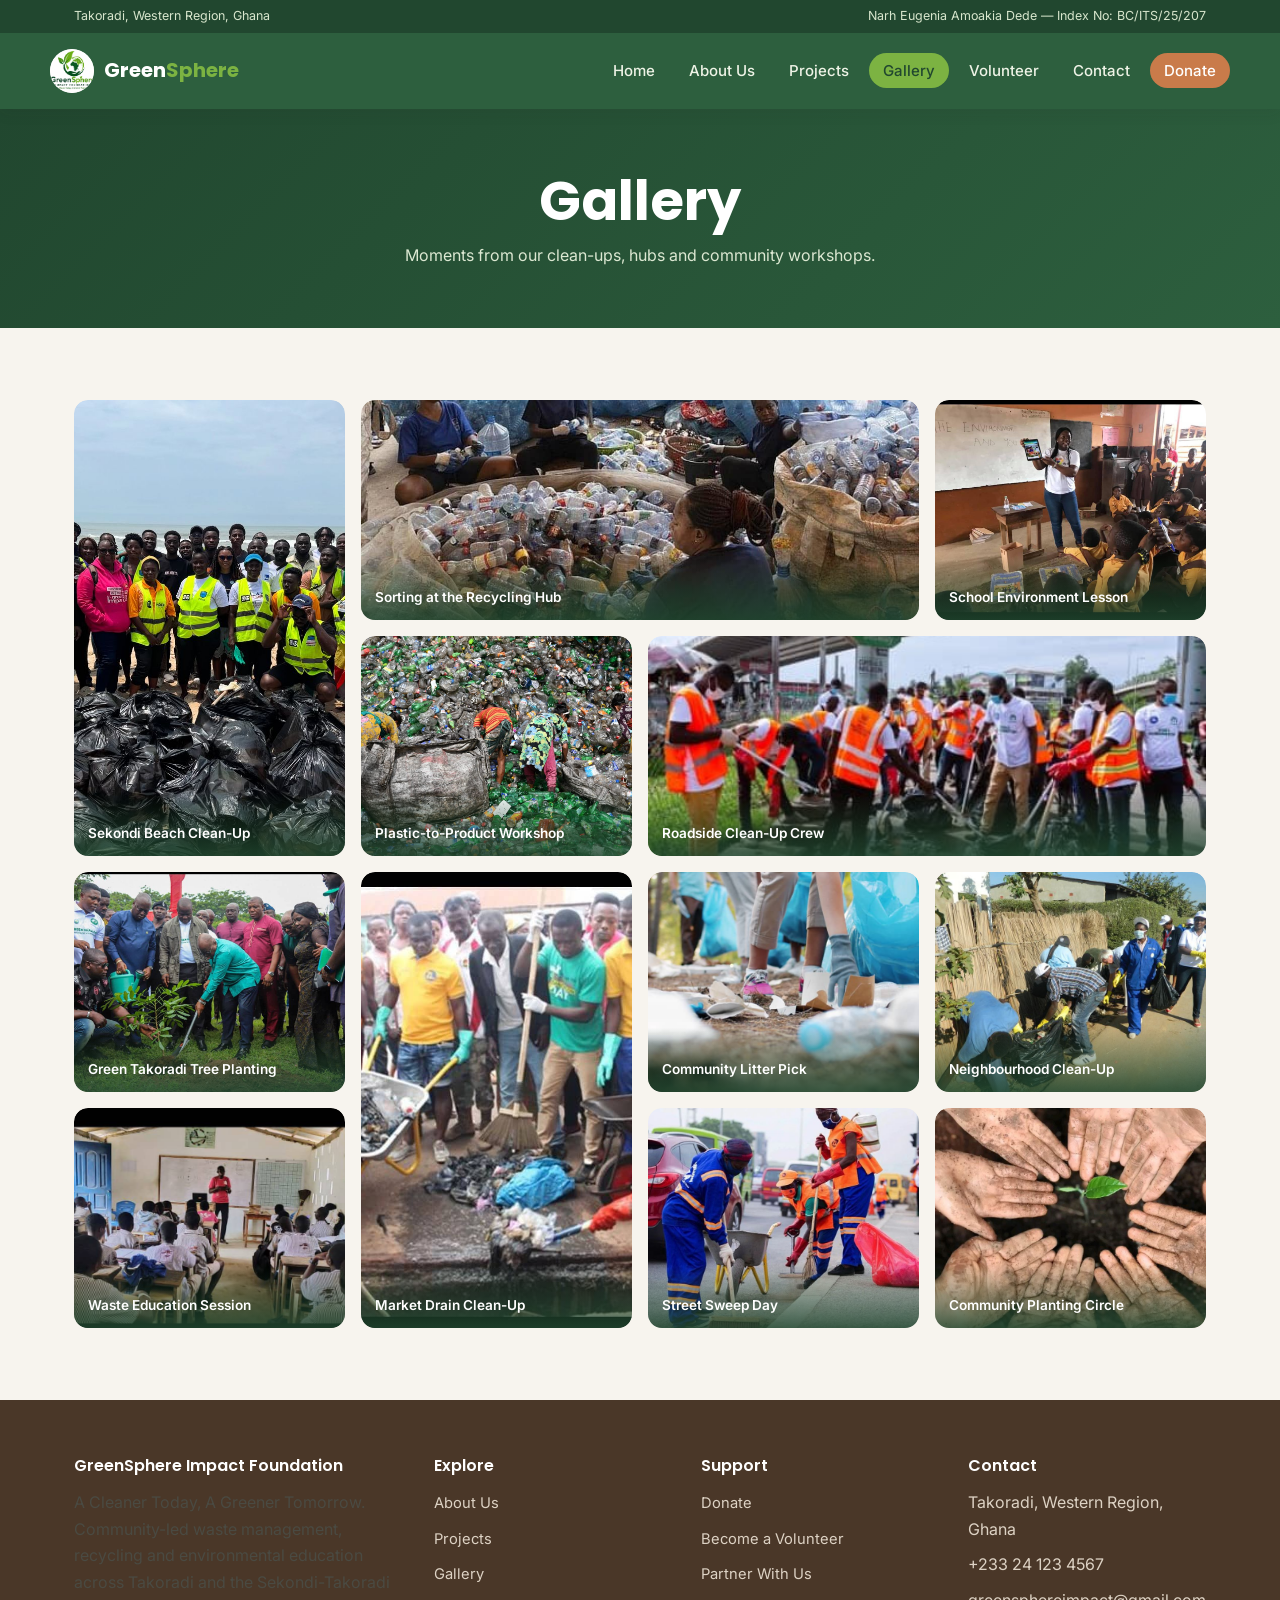
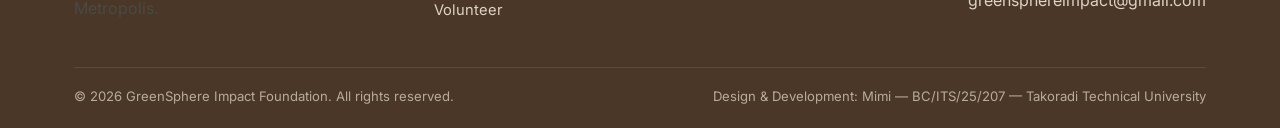
<file: gallery.html>
<!DOCTYPE html>
<html lang="en">
<head>
<meta charset="UTF-8">
<meta name="viewport" content="width=device-width, initial-scale=1.0">
<title>Gallery | GreenSphere Impact Foundation</title>
<meta name="description" content="See GreenSphere Impact Foundation's community clean-up and recycling activities.">
<link rel="preconnect" href="https://fonts.googleapis.com">
<link href="https://fonts.googleapis.com/css2?family=Poppins:wght@500;600;700&family=Inter:wght@400;500;600&display=swap" rel="stylesheet">
<link rel="stylesheet" href="styles.css">
</head>
<body>
<header class="site-header">
  <div class="top-strip">
    <div class="container">
      <span>Takoradi, Western Region, Ghana</span>
      <span>Narh Eugenia Amoakia Dede &mdash; Index No: BC/ITS/25/207</span>
    </div>
  </div>
  <nav class="navbar container">
    <a href="index.html" class="brand">
      <span class="brand-mark"><img src="logo.jpeg" alt="GreenSphere Impact Foundation logo"></span>
      <span class="brand-text">Green<span>Sphere</span></span>
    </a>
    <input type="checkbox" id="nav-toggle" class="nav-toggle">
    <label for="nav-toggle" class="hamburger-label" aria-label="Toggle navigation">
      <span></span><span></span><span></span>
    </label>
    <ul class="nav-links">
      <li><a href="index.html">Home</a></li>
<li><a href="about.html">About Us</a></li>
<li><a href="projects.html">Projects</a></li>
<li><a href="gallery.html" class="active">Gallery</a></li>
<li><a href="volunteer.html">Volunteer</a></li>
<li><a href="contact.html">Contact</a></li>
<li><a href="donate.html" class="cta">Donate</a></li>

    </ul>
  </nav>
</header>

<main>

<section class="page-banner">
  <div class="container">
    <h1>Gallery</h1>
    <p>Moments from our clean-ups, hubs and community workshops.</p>
  </div>
</section>
<section>
  <div class="container">
    <div class="gallery-grid">
      <div class="gallery-item g-tall"><img src="sekondi-beachcleanup.jpeg" alt="Beach clean-up team in Sekondi"><span class="gallery-cap">Sekondi Beach Clean-Up</span></div>
      <div class="gallery-item g-wide"><img src="recycling.jpeg" alt="Sorting recyclables at a hub"><span class="gallery-cap">Sorting at the Recycling Hub</span></div>
      <div class="gallery-item"><img src="school-program.jpeg" alt="Environmental lesson in a classroom"><span class="gallery-cap">School Environment Lesson</span></div>
      <div class="gallery-item"><img src="recycling1.jpeg" alt="Volunteers sorting plastic waste"><span class="gallery-cap">Plastic-to-Product Workshop</span></div>
      <div class="gallery-item g-wide"><img src="volunteers.jpeg" alt="Volunteer crew on a roadside clean-up"><span class="gallery-cap">Roadside Clean-Up Crew</span></div>
      <div class="gallery-item"><img src="tree-planting.jpeg" alt="Tree planting event"><span class="gallery-cap">Green Takoradi Tree Planting</span></div>
      <div class="gallery-item g-tall"><img src="clean_up_2.jpeg" alt="Community drain clean-up"><span class="gallery-cap">Market Drain Clean-Up</span></div>
      <div class="gallery-item"><img src="cleanup.jpeg" alt="Volunteers picking litter"><span class="gallery-cap">Community Litter Pick</span></div>
      <div class="gallery-item"><img src="cleanup1.jpeg" alt="Volunteers clearing waste along a fence line"><span class="gallery-cap">Neighbourhood Clean-Up</span></div>
      <div class="gallery-item"><img src="school-program_2.jpeg" alt="Classroom waste education session"><span class="gallery-cap">Waste Education Session</span></div>
      <div class="gallery-item"><img src="volunteer1.jpeg" alt="Sanitation volunteers sweeping a road"><span class="gallery-cap">Street Sweep Day</span></div>
      <div class="gallery-item"><img src="volunteer2.jpeg" alt="Hands planting a seedling together"><span class="gallery-cap">Community Planting Circle</span></div>
    </div>
  </div>
</section>

</main>

<footer class="site-footer">
  <div class="container">
    <div class="footer-grid">
      <div>
        <h4>GreenSphere Impact Foundation</h4>
        <p>A Cleaner Today, A Greener Tomorrow. Community-led waste management, recycling and environmental education across Takoradi and the Sekondi-Takoradi Metropolis.</p>
      </div>
      <div>
        <h4>Explore</h4>
        <ul>
          <li><a href="about.html">About Us</a></li>
          <li><a href="projects.html">Projects</a></li>
          <li><a href="gallery.html">Gallery</a></li>
          <li><a href="volunteer.html">Volunteer</a></li>
        </ul>
      </div>
      <div>
        <h4>Support</h4>
        <ul>
          <li><a href="donate.html">Donate</a></li>
          <li><a href="volunteer.html">Become a Volunteer</a></li>
          <li><a href="contact.html">Partner With Us</a></li>
        </ul>
      </div>
      <div>
        <h4>Contact</h4>
        <ul>
          <li>Takoradi, Western Region, Ghana</li>
          <li>+233 24 123 4567</li>
          <li>greensphereimpact@gmail.com</li>
        </ul>
      </div>
    </div>
    <div class="footer-bottom">
      <span>&copy; 2026 GreenSphere Impact Foundation. All rights reserved.</span>
      <span>Design &amp; Development: Mimi &mdash; BC/ITS/25/207 &mdash; Takoradi Technical University</span>
    </div>
  </div>
</footer>
</body>
</html>
</file>
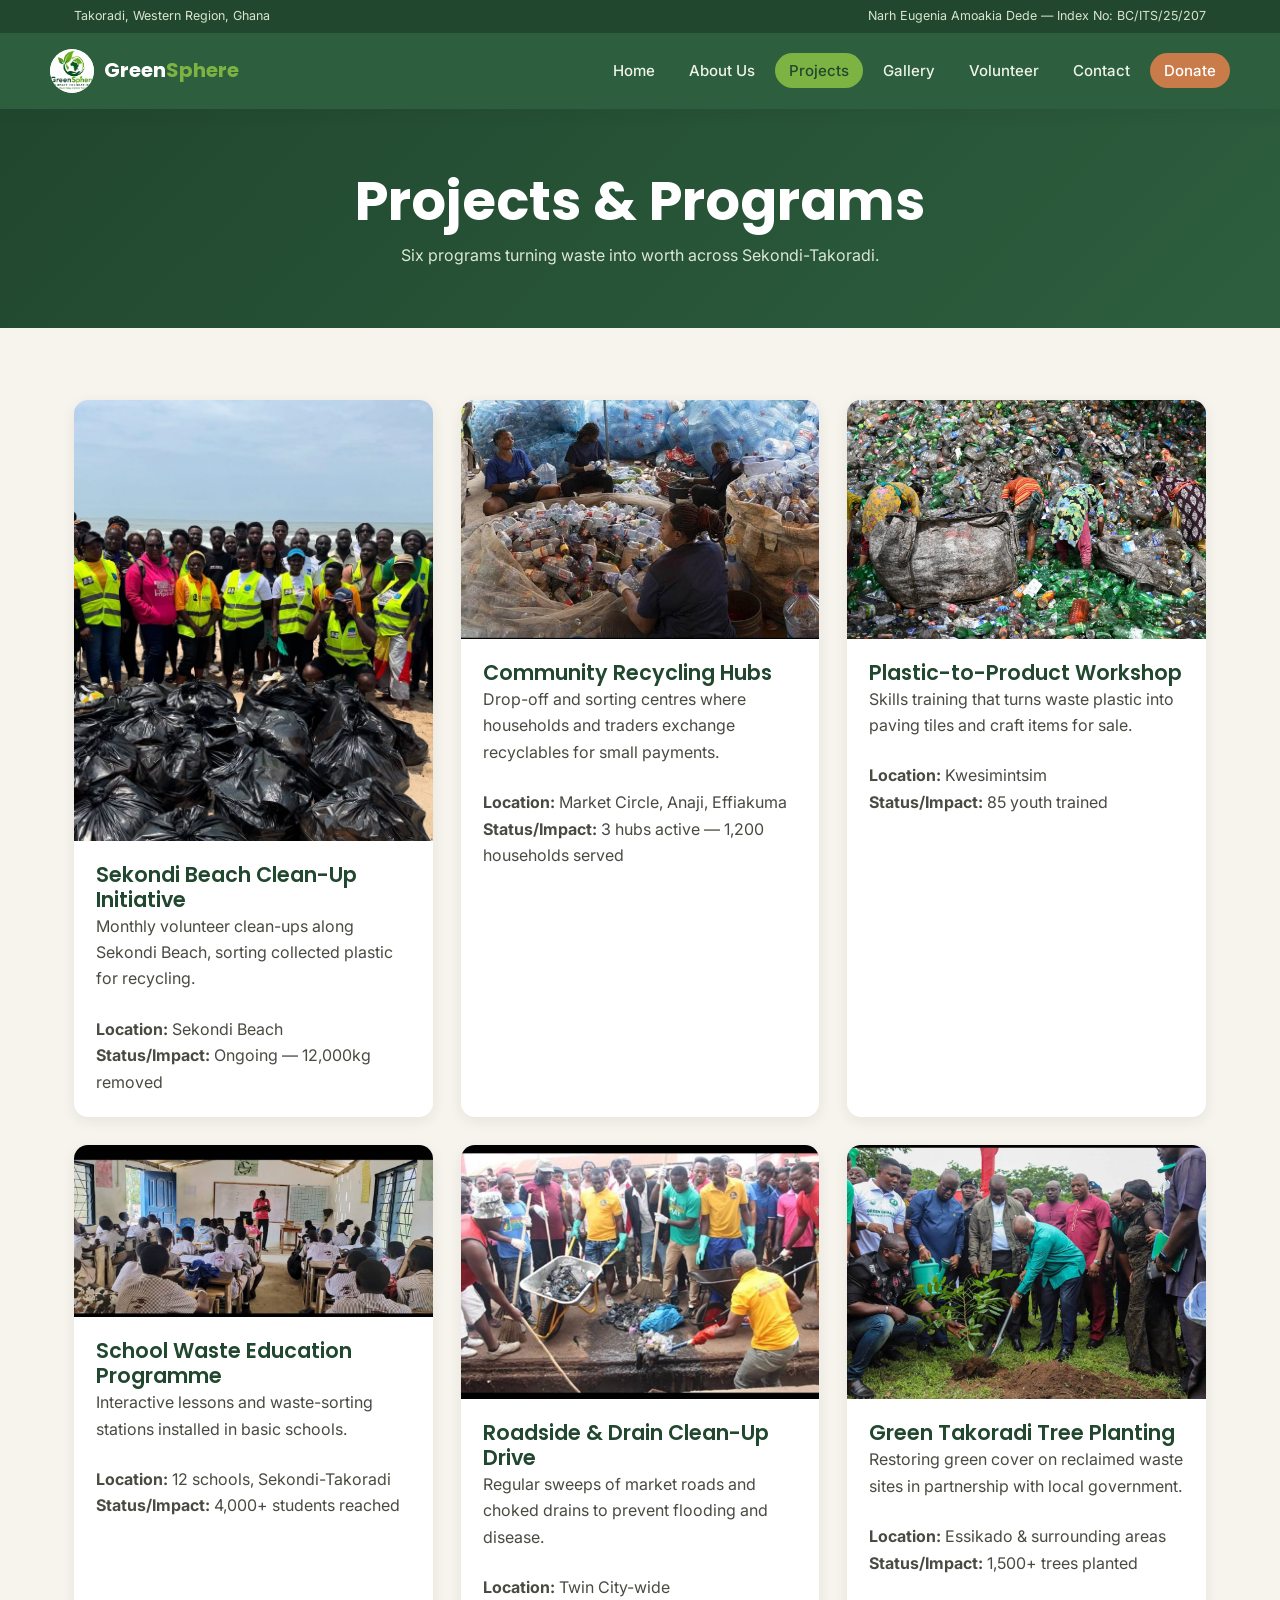
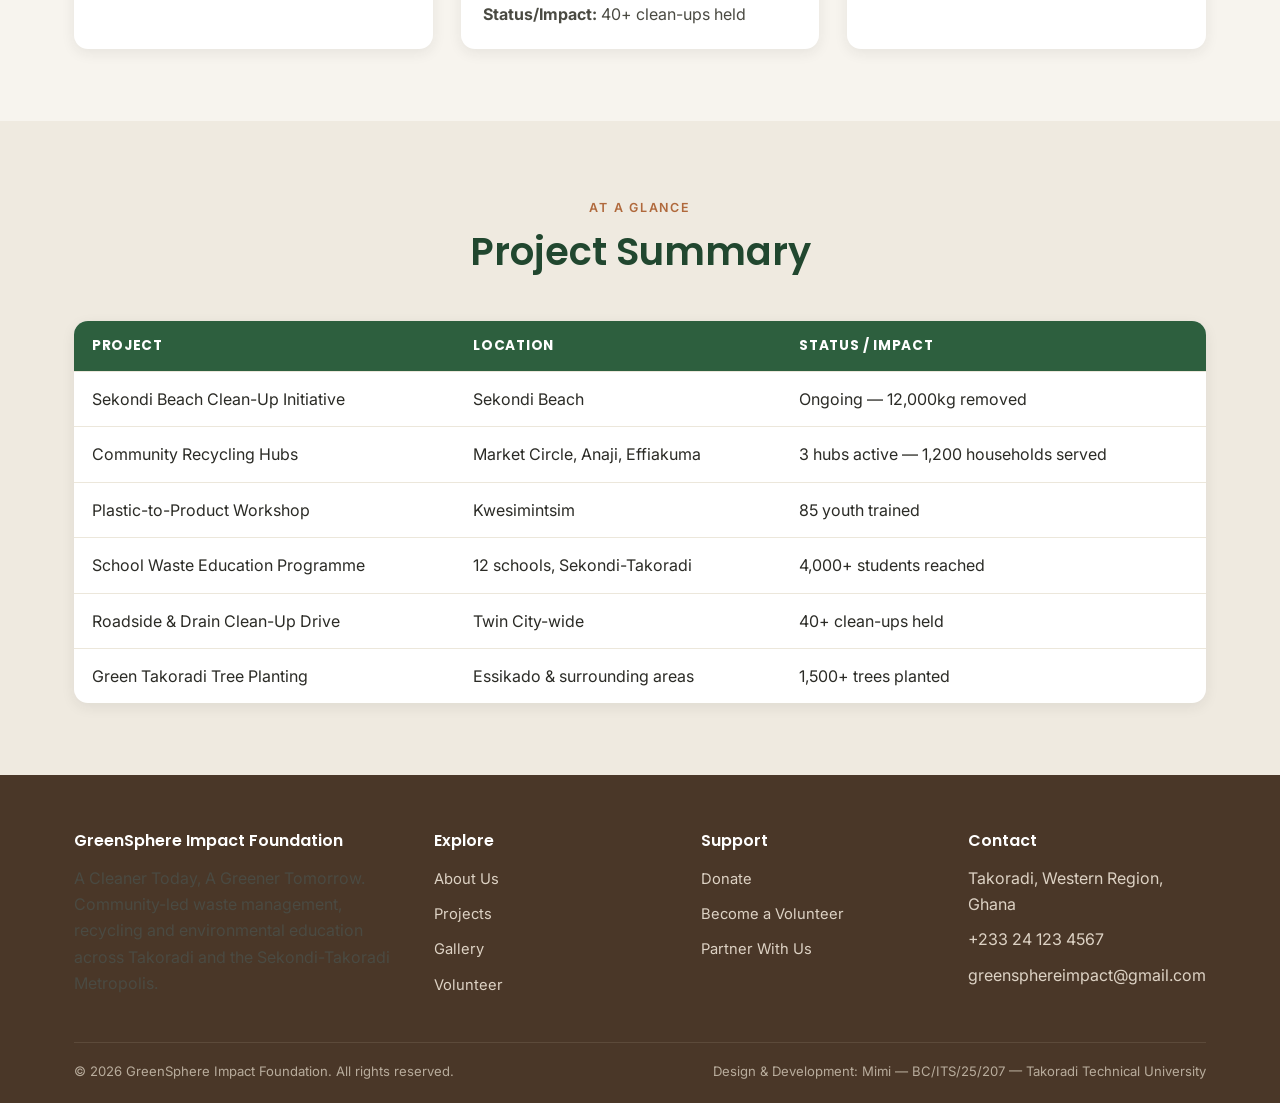
<file: projects.html>
<!DOCTYPE html>
<html lang="en">
<head>
<meta charset="UTF-8">
<meta name="viewport" content="width=device-width, initial-scale=1.0">
<title>Projects & Programs | GreenSphere Impact Foundation</title>
<meta name="description" content="Explore GreenSphere Impact Foundation's waste management and recycling programs.">
<link rel="preconnect" href="https://fonts.googleapis.com">
<link href="https://fonts.googleapis.com/css2?family=Poppins:wght@500;600;700&family=Inter:wght@400;500;600&display=swap" rel="stylesheet">
<link rel="stylesheet" href="styles.css">
</head>
<body>
<header class="site-header">
  <div class="top-strip">
    <div class="container">
      <span>Takoradi, Western Region, Ghana</span>
      <span>Narh Eugenia Amoakia Dede &mdash; Index No: BC/ITS/25/207</span>
    </div>
  </div>
  <nav class="navbar container">
    <a href="index.html" class="brand">
      <span class="brand-mark"><img src="logo.jpeg" alt="GreenSphere Impact Foundation logo"></span>
      <span class="brand-text">Green<span>Sphere</span></span>
    </a>
    <input type="checkbox" id="nav-toggle" class="nav-toggle">
    <label for="nav-toggle" class="hamburger-label" aria-label="Toggle navigation">
      <span></span><span></span><span></span>
    </label>
    <ul class="nav-links">
      <li><a href="index.html">Home</a></li>
<li><a href="about.html">About Us</a></li>
<li><a href="projects.html" class="active">Projects</a></li>
<li><a href="gallery.html">Gallery</a></li>
<li><a href="volunteer.html">Volunteer</a></li>
<li><a href="contact.html">Contact</a></li>
<li><a href="donate.html" class="cta">Donate</a></li>

    </ul>
  </nav>
</header>

<main>

<section class="page-banner">
  <div class="container">
    <h1>Projects &amp; Programs</h1>
    <p>Six programs turning waste into worth across Sekondi-Takoradi.</p>
  </div>
</section>
<section>
  <div class="container">
    <div class="grid-3">
      <article class="card">
        <img src="sekondi-beachcleanup.jpeg" alt="Sekondi Beach Clean-Up Initiative">
        <div class="card-body">
          <h3>Sekondi Beach Clean-Up Initiative</h3>
          <p>Monthly volunteer clean-ups along Sekondi Beach, sorting collected plastic for recycling.</p>
          <p class="mt-24"><strong>Location:</strong> Sekondi Beach<br><strong>Status/Impact:</strong> Ongoing &mdash; 12,000kg removed</p>
        </div>
      </article>
      <article class="card">
        <img src="recycling.jpeg" alt="Community Recycling Hubs">
        <div class="card-body">
          <h3>Community Recycling Hubs</h3>
          <p>Drop-off and sorting centres where households and traders exchange recyclables for small payments.</p>
          <p class="mt-24"><strong>Location:</strong> Market Circle, Anaji, Effiakuma<br><strong>Status/Impact:</strong> 3 hubs active &mdash; 1,200 households served</p>
        </div>
      </article>
      <article class="card">
        <img src="recycling1.jpeg" alt="Plastic-to-Product Workshop">
        <div class="card-body">
          <h3>Plastic-to-Product Workshop</h3>
          <p>Skills training that turns waste plastic into paving tiles and craft items for sale.</p>
          <p class="mt-24"><strong>Location:</strong> Kwesimintsim<br><strong>Status/Impact:</strong> 85 youth trained</p>
        </div>
      </article>
      <article class="card">
        <img src="school-program_2.jpeg" alt="School Waste Education Programme">
        <div class="card-body">
          <h3>School Waste Education Programme</h3>
          <p>Interactive lessons and waste-sorting stations installed in basic schools.</p>
          <p class="mt-24"><strong>Location:</strong> 12 schools, Sekondi-Takoradi<br><strong>Status/Impact:</strong> 4,000+ students reached</p>
        </div>
      </article>
      <article class="card">
        <img src="clean_up_2.jpeg" alt="Roadside &amp; Drain Clean-Up Drive">
        <div class="card-body">
          <h3>Roadside &amp; Drain Clean-Up Drive</h3>
          <p>Regular sweeps of market roads and choked drains to prevent flooding and disease.</p>
          <p class="mt-24"><strong>Location:</strong> Twin City-wide<br><strong>Status/Impact:</strong> 40+ clean-ups held</p>
        </div>
      </article>
      <article class="card">
        <img src="tree-planting.jpeg" alt="Green Takoradi Tree Planting">
        <div class="card-body">
          <h3>Green Takoradi Tree Planting</h3>
          <p>Restoring green cover on reclaimed waste sites in partnership with local government.</p>
          <p class="mt-24"><strong>Location:</strong> Essikado &amp; surrounding areas<br><strong>Status/Impact:</strong> 1,500+ trees planted</p>
        </div>
      </article>
    </div>
  </div>
</section>

<section class="section-alt">
  <div class="container">
    <div class="section-head">
      <span class="eyebrow">At a Glance</span>
      <h2>Project Summary</h2>
    </div>
    <table>
      <thead>
        <tr><th>Project</th><th>Location</th><th>Status / Impact</th></tr>
      </thead>
      <tbody>
      <tr><td>Sekondi Beach Clean-Up Initiative</td><td>Sekondi Beach</td><td>Ongoing &mdash; 12,000kg removed</td></tr>
      <tr><td>Community Recycling Hubs</td><td>Market Circle, Anaji, Effiakuma</td><td>3 hubs active &mdash; 1,200 households served</td></tr>
      <tr><td>Plastic-to-Product Workshop</td><td>Kwesimintsim</td><td>85 youth trained</td></tr>
      <tr><td>School Waste Education Programme</td><td>12 schools, Sekondi-Takoradi</td><td>4,000+ students reached</td></tr>
      <tr><td>Roadside &amp; Drain Clean-Up Drive</td><td>Twin City-wide</td><td>40+ clean-ups held</td></tr>
      <tr><td>Green Takoradi Tree Planting</td><td>Essikado &amp; surrounding areas</td><td>1,500+ trees planted</td></tr>
      </tbody>
    </table>
  </div>
</section>

</main>

<footer class="site-footer">
  <div class="container">
    <div class="footer-grid">
      <div>
        <h4>GreenSphere Impact Foundation</h4>
        <p>A Cleaner Today, A Greener Tomorrow. Community-led waste management, recycling and environmental education across Takoradi and the Sekondi-Takoradi Metropolis.</p>
      </div>
      <div>
        <h4>Explore</h4>
        <ul>
          <li><a href="about.html">About Us</a></li>
          <li><a href="projects.html">Projects</a></li>
          <li><a href="gallery.html">Gallery</a></li>
          <li><a href="volunteer.html">Volunteer</a></li>
        </ul>
      </div>
      <div>
        <h4>Support</h4>
        <ul>
          <li><a href="donate.html">Donate</a></li>
          <li><a href="volunteer.html">Become a Volunteer</a></li>
          <li><a href="contact.html">Partner With Us</a></li>
        </ul>
      </div>
      <div>
        <h4>Contact</h4>
        <ul>
          <li>Takoradi, Western Region, Ghana</li>
          <li>+233 24 123 4567</li>
          <li>greensphereimpact@gmail.com</li>
        </ul>
      </div>
    </div>
    <div class="footer-bottom">
      <span>&copy; 2026 GreenSphere Impact Foundation. All rights reserved.</span>
      <span>Design &amp; Development: Mimi &mdash; BC/ITS/25/207 &mdash; Takoradi Technical University</span>
    </div>
  </div>
</footer>
</body>
</html>
</file>
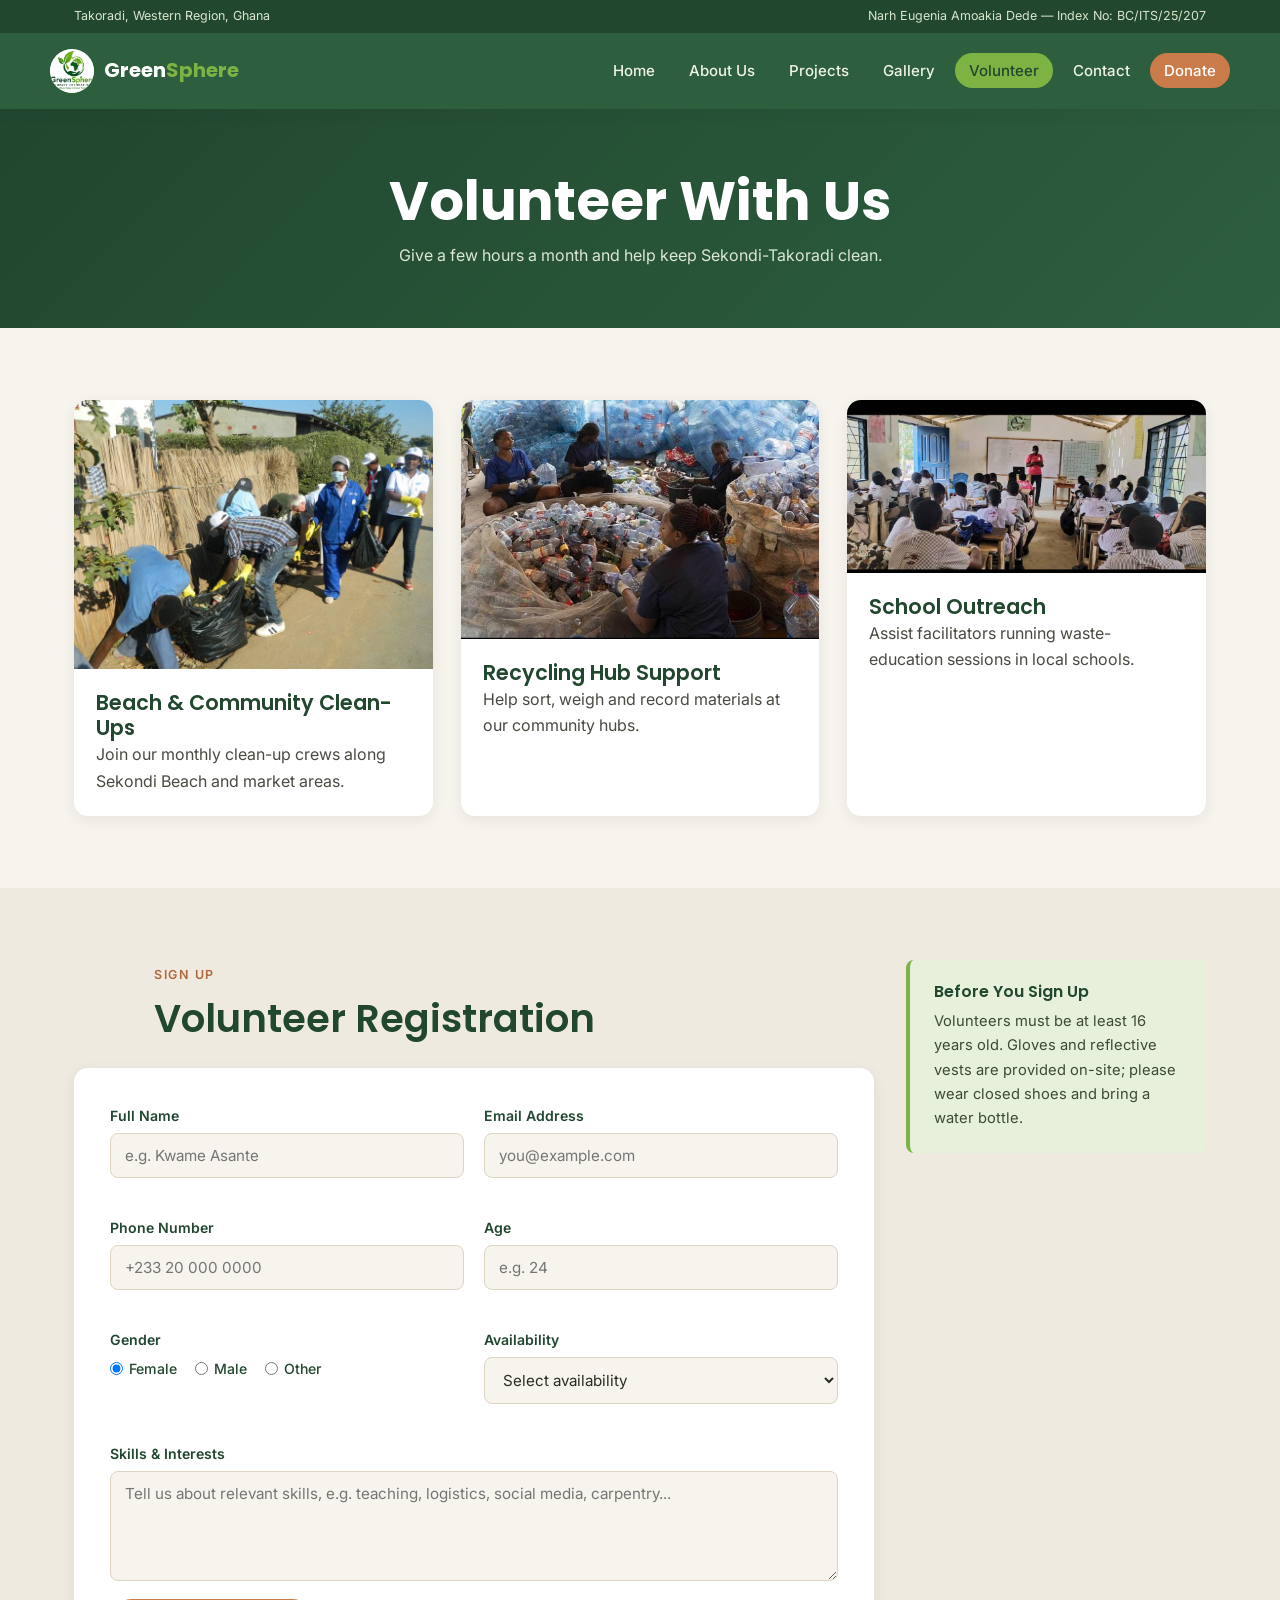
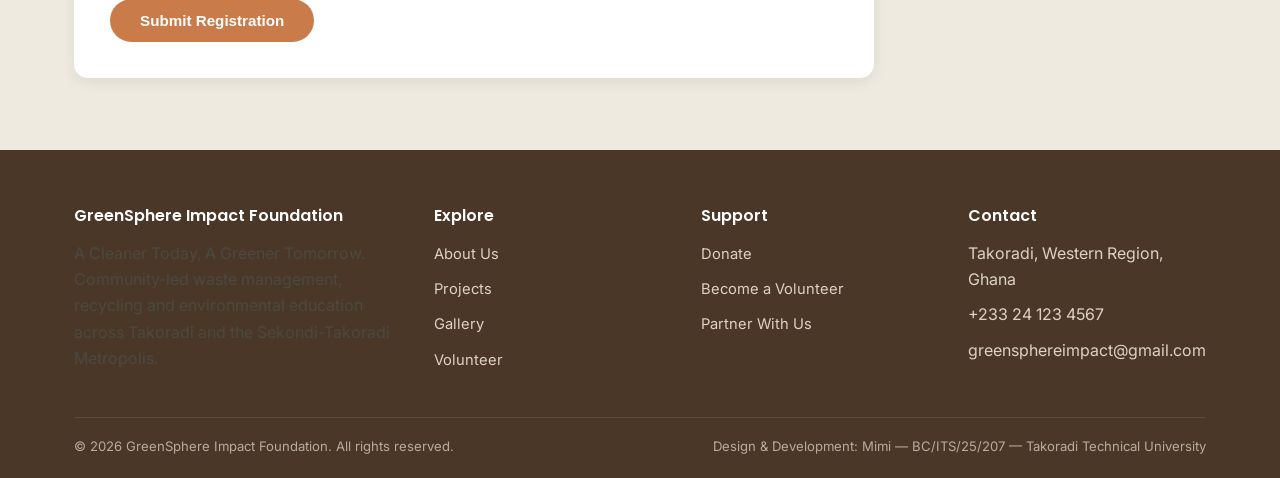
<file: volunteer.html>
<!DOCTYPE html>
<html lang="en">
<head>
<meta charset="UTF-8">
<meta name="viewport" content="width=device-width, initial-scale=1.0">
<title>Volunteer | GreenSphere Impact Foundation</title>
<meta name="description" content="Join GreenSphere Impact Foundation as a volunteer in Takoradi.">
<link rel="preconnect" href="https://fonts.googleapis.com">
<link href="https://fonts.googleapis.com/css2?family=Poppins:wght@500;600;700&family=Inter:wght@400;500;600&display=swap" rel="stylesheet">
<link rel="stylesheet" href="styles.css">
</head>
<body>
<header class="site-header">
  <div class="top-strip">
    <div class="container">
      <span>Takoradi, Western Region, Ghana</span>
      <span>Narh Eugenia Amoakia Dede &mdash; Index No: BC/ITS/25/207</span>
    </div>
  </div>
  <nav class="navbar container">
    <a href="index.html" class="brand">
      <span class="brand-mark"><img src="logo.jpeg" alt="GreenSphere Impact Foundation logo"></span>
      <span class="brand-text">Green<span>Sphere</span></span>
    </a>
    <input type="checkbox" id="nav-toggle" class="nav-toggle">
    <label for="nav-toggle" class="hamburger-label" aria-label="Toggle navigation">
      <span></span><span></span><span></span>
    </label>
    <ul class="nav-links">
      <li><a href="index.html">Home</a></li>
<li><a href="about.html">About Us</a></li>
<li><a href="projects.html">Projects</a></li>
<li><a href="gallery.html">Gallery</a></li>
<li><a href="volunteer.html" class="active">Volunteer</a></li>
<li><a href="contact.html">Contact</a></li>
<li><a href="donate.html" class="cta">Donate</a></li>

    </ul>
  </nav>
</header>

<main>

<section class="page-banner">
  <div class="container">
    <h1>Volunteer With Us</h1>
    <p>Give a few hours a month and help keep Sekondi-Takoradi clean.</p>
  </div>
</section>

<section>
  <div class="container sidebar-layout">
    <div class="grid-3" style="grid-column:1/-1;">
      <div class="card">
        <img src="cleanup1.jpeg" alt="Volunteers clearing waste along a neighbourhood fence">
        <div class="card-body"><h3>Beach &amp; Community Clean-Ups</h3><p>Join our monthly clean-up crews along Sekondi Beach and market areas.</p></div>
      </div>
      <div class="card">
        <img src="recycling.jpeg" alt="Volunteers sorting recyclables at a hub">
        <div class="card-body"><h3>Recycling Hub Support</h3><p>Help sort, weigh and record materials at our community hubs.</p></div>
      </div>
      <div class="card">
        <img src="school-program_2.jpeg" alt="Facilitator running a school waste education session">
        <div class="card-body"><h3>School Outreach</h3><p>Assist facilitators running waste-education sessions in local schools.</p></div>
      </div>
    </div>
  </div>
</section>

<section class="section-alt">
  <div class="container sidebar-layout">
    <div>
      <div class="section-head" style="text-align:left;margin-bottom:26px;">
        <span class="eyebrow">Sign Up</span>
        <h2>Volunteer Registration</h2>
      </div>
      <form class="form-card" action="#" method="post">
        <div class="form-grid">
          <div class="form-group">
            <label for="v-name">Full Name</label>
            <input type="text" id="v-name" name="full_name" placeholder="e.g. Kwame Asante" required>
          </div>
          <div class="form-group">
            <label for="v-email">Email Address</label>
            <input type="email" id="v-email" name="email" placeholder="you@example.com" required>
          </div>
          <div class="form-group">
            <label for="v-phone">Phone Number</label>
            <input type="tel" id="v-phone" name="phone" placeholder="+233 20 000 0000" required>
          </div>
          <div class="form-group">
            <label for="v-age">Age</label>
            <input type="number" id="v-age" name="age" min="16" max="90" placeholder="e.g. 24" required>
          </div>
          <div class="form-group">
            <label>Gender</label>
            <div class="radio-row">
              <label><input type="radio" name="gender" value="female" checked> Female</label>
              <label><input type="radio" name="gender" value="male"> Male</label>
              <label><input type="radio" name="gender" value="other"> Other</label>
            </div>
          </div>
          <div class="form-group">
            <label for="v-availability">Availability</label>
            <select id="v-availability" name="availability" required>
              <option value="">Select availability</option>
              <option value="weekday-mornings">Weekday Mornings</option>
              <option value="weekday-evenings">Weekday Evenings</option>
              <option value="weekends">Weekends</option>
              <option value="flexible">Flexible</option>
            </select>
          </div>
          <div class="form-group full">
            <label for="v-skills">Skills &amp; Interests</label>
            <textarea id="v-skills" name="skills" placeholder="Tell us about relevant skills, e.g. teaching, logistics, social media, carpentry..."></textarea>
          </div>
        </div>
        <button type="submit" class="btn btn-primary">Submit Registration</button>
      </form>
    </div>
    <aside class="callout">
      <h4>Before You Sign Up</h4>
      <p>Volunteers must be at least 16 years old. Gloves and reflective vests are provided on-site; please wear closed shoes and bring a water bottle.</p>
    </aside>
  </div>
</section>

</main>

<footer class="site-footer">
  <div class="container">
    <div class="footer-grid">
      <div>
        <h4>GreenSphere Impact Foundation</h4>
        <p>A Cleaner Today, A Greener Tomorrow. Community-led waste management, recycling and environmental education across Takoradi and the Sekondi-Takoradi Metropolis.</p>
      </div>
      <div>
        <h4>Explore</h4>
        <ul>
          <li><a href="about.html">About Us</a></li>
          <li><a href="projects.html">Projects</a></li>
          <li><a href="gallery.html">Gallery</a></li>
          <li><a href="volunteer.html">Volunteer</a></li>
        </ul>
      </div>
      <div>
        <h4>Support</h4>
        <ul>
          <li><a href="donate.html">Donate</a></li>
          <li><a href="volunteer.html">Become a Volunteer</a></li>
          <li><a href="contact.html">Partner With Us</a></li>
        </ul>
      </div>
      <div>
        <h4>Contact</h4>
        <ul>
          <li>Takoradi, Western Region, Ghana</li>
          <li>+233 24 123 4567</li>
          <li>greensphereimpact@gmail.com</li>
        </ul>
      </div>
    </div>
    <div class="footer-bottom">
      <span>&copy; 2026 GreenSphere Impact Foundation. All rights reserved.</span>
      <span>Design &amp; Development: Mimi &mdash; BC/ITS/25/207 &mdash; Takoradi Technical University</span>
    </div>
  </div>
</footer>
</body>
</html>
</file>
<file: styles.css>
/* ============================================
   EcoReach — Shared Stylesheet
   Waste Management & Recycling NGO
   ============================================ */

:root {
  --forest: #2D5F3E;
  --forest-dark: #21472F;
  --leaf: #7CB342;
  --leaf-light: #E6F0DA;
  --clay: #C97B4A;
  --clay-dark: #B0693C;
  --bark: #4A3728;
  --cream: #F7F4EE;
  --cream-alt: #EFEAE0;
  --charcoal: #2B2B26;
  --white: #FFFFFF;
  --shadow: 0 4px 14px rgba(43, 43, 38, 0.08);
  --shadow-lg: 0 10px 30px rgba(43, 43, 38, 0.14);
  --radius: 14px;
  --radius-sm: 8px;
}

* { margin: 0; padding: 0; box-sizing: border-box; }

html { scroll-behavior: smooth; }

body {
  font-family: 'Inter', sans-serif;
  color: var(--charcoal);
  background: var(--cream);
  line-height: 1.65;
}

h1, h2, h3, h4 {
  font-family: 'Poppins', sans-serif;
  font-weight: 600;
  line-height: 1.2;
  color: var(--forest-dark);
}

h1 { font-size: clamp(2.2rem, 5vw, 3.4rem); font-weight: 700; }
h2 { font-size: clamp(1.7rem, 3.5vw, 2.4rem); }
h3 { font-size: 1.3rem; }

p { color: #4a4a42; }

a { text-decoration: none; color: inherit; }

img { max-width: 100%; display: block; border-radius: var(--radius); }

ul { list-style: none; }

.container {
  max-width: 1180px;
  margin: 0 auto;
  padding: 0 24px;
}

section { padding: 72px 0; }

.eyebrow {
  display: inline-block;
  font-size: 0.78rem;
  font-weight: 600;
  letter-spacing: 0.14em;
  text-transform: uppercase;
  color: var(--clay-dark);
  margin-bottom: 10px;
}

/* ===== Buttons ===== */
.btn {
  display: inline-block;
  padding: 13px 30px;
  border-radius: 999px;
  font-weight: 600;
  font-size: 0.95rem;
  transition: transform 0.2s ease, box-shadow 0.2s ease, background 0.2s ease;
  cursor: pointer;
  border: none;
}
.btn-primary { background: var(--clay); color: var(--white); }
.btn-primary:hover { background: var(--clay-dark); transform: translateY(-2px); box-shadow: var(--shadow); }
.btn-outline { background: transparent; color: var(--white); border: 2px solid var(--white); }
.btn-outline:hover { background: var(--white); color: var(--forest-dark); transform: translateY(-2px); }
.btn-green { background: var(--forest); color: var(--white); }
.btn-green:hover { background: var(--forest-dark); transform: translateY(-2px); box-shadow: var(--shadow); }

/* ===== Header / Nav ===== */
.site-header {
  background: var(--forest);
  position: sticky;
  top: 0;
  z-index: 100;
  box-shadow: var(--shadow);
}
.top-strip {
  background: var(--forest-dark);
  color: #d8e6cd;
  font-size: 0.78rem;
  padding: 6px 0;
}
.top-strip .container { display: flex; justify-content: space-between; flex-wrap: wrap; gap: 6px; }

.navbar {
  display: flex;
  align-items: center;
  justify-content: space-between;
  padding: 16px 0;
}
.brand {
  display: flex;
  align-items: center;
  gap: 10px;
  color: var(--white);
}
.brand-mark {
  width: 44px; height: 44px;
  border-radius: 50%;
  background: var(--white);
  display: flex; align-items: center; justify-content: center;
  overflow: hidden;
  flex-shrink: 0;
}
.brand-mark img { width: 100%; height: 100%; object-fit: cover; border-radius: 50%; }

/* ===== Aside callouts ===== */
.callout {
  background: var(--leaf-light);
  border-left: 4px solid var(--leaf);
  border-radius: var(--radius-sm);
  padding: 22px 24px;
}
.callout h4 { color: var(--forest-dark); margin-bottom: 8px; }
.callout p { color: #3d4a34; font-size: 0.92rem; }
.sidebar-layout { display: grid; grid-template-columns: 1fr 300px; gap: 32px; align-items: start; }
.brand-text { font-family: 'Poppins', sans-serif; font-weight: 700; font-size: 1.25rem; }
.brand-text span { color: var(--leaf); }

.nav-links {
  display: flex;
  gap: 6px;
  align-items: center;
}
.nav-links a {
  color: #eef3e6;
  padding: 8px 14px;
  border-radius: 999px;
  font-size: 0.94rem;
  font-weight: 500;
  transition: background 0.2s ease, color 0.2s ease;
}
.nav-links a:hover, .nav-links a.active {
  background: var(--leaf);
  color: var(--forest-dark);
}
.nav-links a.cta {
  background: var(--clay);
  color: var(--white);
}
.nav-links a.cta:hover { background: var(--clay-dark); }

/* Pure-CSS hamburger */
.nav-toggle { display:none; }
.hamburger-label {
  display: none;
  flex-direction: column;
  gap: 10px;
  cursor: pointer;
  z-index: 200;
  padding-right: 10px;
}
.hamburger-label span {
  width: 30px; height: 3px;
  background: var(--white);
  border-radius: 20px;
  transition: 0.3s ease;
}

/* ===== Hero ===== */
.hero {
  background: linear-gradient(135deg, var(--forest-dark), var(--forest));
  color: var(--white);
  padding: 100px 0 90px;
}
.hero-grid { display: grid; grid-template-columns: 1.1fr 0.9fr; gap: 50px; align-items: center; }
.hero p.lead { color: #dce8d2; font-size: 1.12rem; max-width: 480px; margin: 18px 0 30px; }
.hero-actions { display: flex; gap: 16px; flex-wrap: wrap; }

.hero-visual {
  background: var(--leaf-light);
  border-radius: var(--radius);
  padding: 28px;
  box-shadow: var(--shadow-lg);
}
.waste-stream { display: flex; flex-direction: column; gap: 14px; }
.stream-row { display: flex; align-items: center; gap: 12px; }
.stream-label { flex: 0 0 110px; font-size: 0.85rem; font-weight: 600; color: var(--forest-dark); }
.stream-bar { flex: 1; height: 16px; background: #d8e0cc; border-radius: 999px; overflow: hidden; }
.stream-fill { height: 100%; border-radius: 999px; }
.stream-pct { flex: 0 0 42px; text-align: right; font-weight: 700; color: var(--bark); font-size: 0.9rem; }

/* ===== Page Banner (interior pages) ===== */
.page-banner {
  background: linear-gradient(135deg, var(--forest-dark), var(--forest));
  color: var(--white);
  padding: 60px 0;
  text-align: center;
}
.page-banner h1 { color: var(--white); }
.page-banner p { color: #dce8d2; margin-top: 8px; }

/* ===== Cards / Grids ===== */
.grid-3 { display: grid; grid-template-columns: repeat(3, 1fr); gap: 28px; }
.grid-2 { display: grid; grid-template-columns: repeat(2, 1fr); gap: 28px; }
.grid-4 { display: grid; grid-template-columns: repeat(4, 1fr); gap: 24px; }

.card {
  background: var(--white);
  border-radius: var(--radius);
  overflow: hidden;
  box-shadow: var(--shadow);
  transition: transform 0.25s ease, box-shadow 0.25s ease;
}
.card:hover { transform: translateY(-6px); box-shadow: var(--shadow-lg); }
.card-body { padding: 22px; }
.card img { border-radius: 0; }
.tag {
  display: inline-block;
  background: var(--leaf-light);
  color: var(--forest-dark);
  font-size: 0.75rem;
  font-weight: 600;
  padding: 4px 12px;
  border-radius: 999px;
  margin-bottom: 10px;
}

.section-alt { background: var(--cream-alt); }
.section-forest { background: var(--forest); color: var(--white); }
.section-forest h2, .section-forest h3 { color: var(--white); }
.section-forest p { color: #dce8d2; }

.section-head { text-align: center; max-width: 640px; margin: 0 auto 46px; }

/* ===== Stats ===== */
.stats-grid { display: grid; grid-template-columns: repeat(4, 1fr); gap: 24px; text-align: center; }
.stat-num { font-family: 'Poppins', sans-serif; font-size: 2.6rem; font-weight: 700; color: var(--leaf); }
.stat-label { font-size: 0.9rem; color: #dce8d2; margin-top: 4px; }

/* ===== Testimonials ===== */
.testimonial {
  background: var(--white);
  border-left: 4px solid var(--clay);
  border-radius: var(--radius-sm);
  padding: 26px;
  box-shadow: var(--shadow);
}
.testimonial p.quote { font-style: italic; color: var(--charcoal); }
.testimonial .who { margin-top: 14px; font-weight: 600; color: var(--forest-dark); font-size: 0.9rem; }

/* ===== Partners ===== */
.partners-row { display: flex; justify-content: space-between; gap: 20px; flex-wrap: wrap; }
.partner-chip {
  flex: 1;
  min-width: 150px;
  text-align: center;
  padding: 22px 14px;
  background: var(--white);
  border-radius: var(--radius-sm);
  font-weight: 600;
  color: var(--forest-dark);
  border: 1px solid #e3ddcf;
}

/* ===== Tables ===== */
table { width: 100%; border-collapse: collapse; background: var(--white); border-radius: var(--radius); overflow: hidden; box-shadow: var(--shadow); }
th, td { padding: 14px 18px; text-align: left; border-bottom: 1px solid #ece7db; }
th { background: var(--forest); color: var(--white); font-family: 'Poppins', sans-serif; font-size: 0.85rem; text-transform: uppercase; letter-spacing: 0.05em; }
tr:last-child td { border-bottom: none; }
tr:hover td { background: var(--leaf-light); }

/* ===== Forms ===== */
.form-card {
  background: var(--white);
  border-radius: var(--radius);
  box-shadow: var(--shadow);
  padding: 36px;
}
.form-grid { display: grid; grid-template-columns: 1fr 1fr; gap: 20px; }
.form-group { display: flex; flex-direction: column; gap: 6px; margin-bottom: 18px; }
.form-group.full { grid-column: 1 / -1; }
label { font-weight: 600; font-size: 0.88rem; color: var(--forest-dark); }
input, select, textarea {
  padding: 12px 14px;
  border: 1.5px solid #ddd5c2;
  border-radius: var(--radius-sm);
  font-family: 'Inter', sans-serif;
  font-size: 0.95rem;
  background: var(--cream);
  color: var(--charcoal);
  transition: border-color 0.2s ease;
}
input:focus, select:focus, textarea:focus { outline: none; border-color: var(--leaf); background: var(--white); }
textarea { resize: vertical; min-height: 110px; }
fieldset { border: 1.5px solid #ddd5c2; border-radius: var(--radius-sm); padding: 16px; margin-bottom: 18px; }
legend { font-weight: 600; color: var(--forest-dark); padding: 0 8px; }
.radio-row, .checkbox-row { display: flex; gap: 18px; flex-wrap: wrap; }
.radio-row label, .checkbox-row label { font-weight: 500; display: flex; align-items: center; gap: 6px; }

/* ===== Donate amounts ===== */
.amount-row { display: flex; gap: 12px; flex-wrap: wrap; margin-bottom: 20px; }
.amount-chip {
  flex: 1;
  min-width: 90px;
  text-align: center;
  padding: 14px;
  border: 1.5px solid #ddd5c2;
  border-radius: var(--radius-sm);
  font-weight: 600;
  color: var(--forest-dark);
  background: var(--cream);
  cursor: pointer;
}
.amount-chip:hover { border-color: var(--leaf); background: var(--leaf-light); }

/* ===== Gallery ===== */
.gallery-grid { display: grid; grid-template-columns: repeat(4, 1fr); grid-auto-rows: 220px; gap: 16px; }
.gallery-grid .g-tall { grid-row: span 2; }
.gallery-grid .g-wide { grid-column: span 2; }
.gallery-item { position: relative; overflow: hidden; border-radius: var(--radius); }
.gallery-item img { width: 100%; height: 100%; object-fit: cover; transition: transform 0.4s ease; }
.gallery-item:hover img { transform: scale(1.08); }
.gallery-cap {
  position: absolute; bottom: 0; left: 0; right: 0;
  background: linear-gradient(transparent, rgba(33,71,47,0.85));
  color: var(--white);
  padding: 30px 14px 12px;
  font-size: 0.85rem;
  font-weight: 600;
}

/* ===== Contact ===== */
.contact-grid { display: grid; grid-template-columns: 0.9fr 1.1fr; gap: 40px; }
.contact-info-item { display: flex; gap: 14px; margin-bottom: 22px; }
.contact-icon {
  flex: 0 0 44px; height: 44px;
  border-radius: 50%;
  background: var(--leaf-light);
  color: var(--forest-dark);
  display: flex; align-items: center; justify-content: center;
  font-weight: 700;
}
.map-placeholder {
  height: 220px;
  background: repeating-linear-gradient(45deg, #e3ddcf, #e3ddcf 10px, #ece7db 10px, #ece7db 20px);
  border-radius: var(--radius);
  display: flex; align-items: center; justify-content: center;
  color: var(--forest-dark);
  font-weight: 600;
  margin-top: 10px;
}
.social-row { display: flex; gap: 12px; margin-top: 16px; }
.social-row a {
  width: 40px; height: 40px;
  border-radius: 50%;
  background: var(--forest);
  color: var(--white);
  display: flex; align-items: center; justify-content: center;
  font-weight: 700;
  font-size: 0.85rem;
  transition: background 0.2s ease;
}
.social-row a:hover { background: var(--clay); }

/* ===== Footer ===== */
.site-footer { background: var(--bark); color: #ddd2c4; padding: 56px 0 20px; }
.footer-grid { display: grid; grid-template-columns: 1.4fr 1fr 1fr 1fr; gap: 36px; margin-bottom: 36px; }
.site-footer h4 { color: var(--white); margin-bottom: 14px; font-size: 1rem; }
.site-footer a { color: #ddd2c4; font-size: 0.92rem; }
.site-footer li { margin-bottom: 9px; }
.site-footer a:hover { color: var(--leaf); }
.footer-bottom {
  border-top: 1px solid #5c4a3a;
  padding-top: 18px;
  font-size: 0.82rem;
  display: flex;
  justify-content: space-between;
  flex-wrap: wrap;
  gap: 8px;
  color: #b8ac9c;
}

/* ===== Utility ===== */
.text-center { text-align: center; }
.mt-24 { margin-top: 24px; }
.mb-24 { margin-bottom: 24px; }

/* ===== Responsive ===== */
@media (max-width: 1024px) {
  .hamburger-label { display: flex; }
  .nav-links {
    position: fixed;
    top: 0; right: -280px;
    width: 180px; height: 100vh;
    background: var(--forest-dark);
    flex-direction: column;
    align-items: flex-start;
    padding: 90px 24px 24px;
    transition: left 0.3s ease;
    box-shadow: -6px 0 20px rgba(0,0,0,0.2);
    z-index: 150;
  }
  .nav-links a { width: 100%; }
  .nav-toggle:checked ~ .nav-links { right: 0; }
}

@media (max-width: 980px) {
  .grid-3, .grid-2, .grid-4, .stats-grid, .footer-grid { grid-template-columns: repeat(2, 1fr); }
  .hero-grid, .contact-grid, .sidebar-layout { grid-template-columns: 1fr; }
  .gallery-grid { grid-template-columns: repeat(2, 1fr); }
  .form-grid { grid-template-columns: 1fr; }
}

@media (max-width: 760px) {
  .stats-grid, .partners-row, .footer-grid, .grid-4 { grid-template-columns: repeat(2, 1fr); }
  .gallery-grid { grid-template-columns: 1fr 1fr; grid-auto-rows: 170px; }
}

@media (max-width: 560px) {
  section { padding: 52px 0; }
  .grid-3, .grid-2, .stats-grid, .partners-row, .footer-grid, .grid-4 { grid-template-columns: 1fr; }
  .gallery-grid { grid-template-columns: 1fr; }
  .gallery-grid .g-tall, .gallery-grid .g-wide { grid-column: span 1; grid-row: span 1; }
  .hero { padding: 70px 0 60px; }
  .amount-row { flex-direction: column; }
  table { display: block; overflow-x: auto; white-space: nowrap; }
}
</file>
